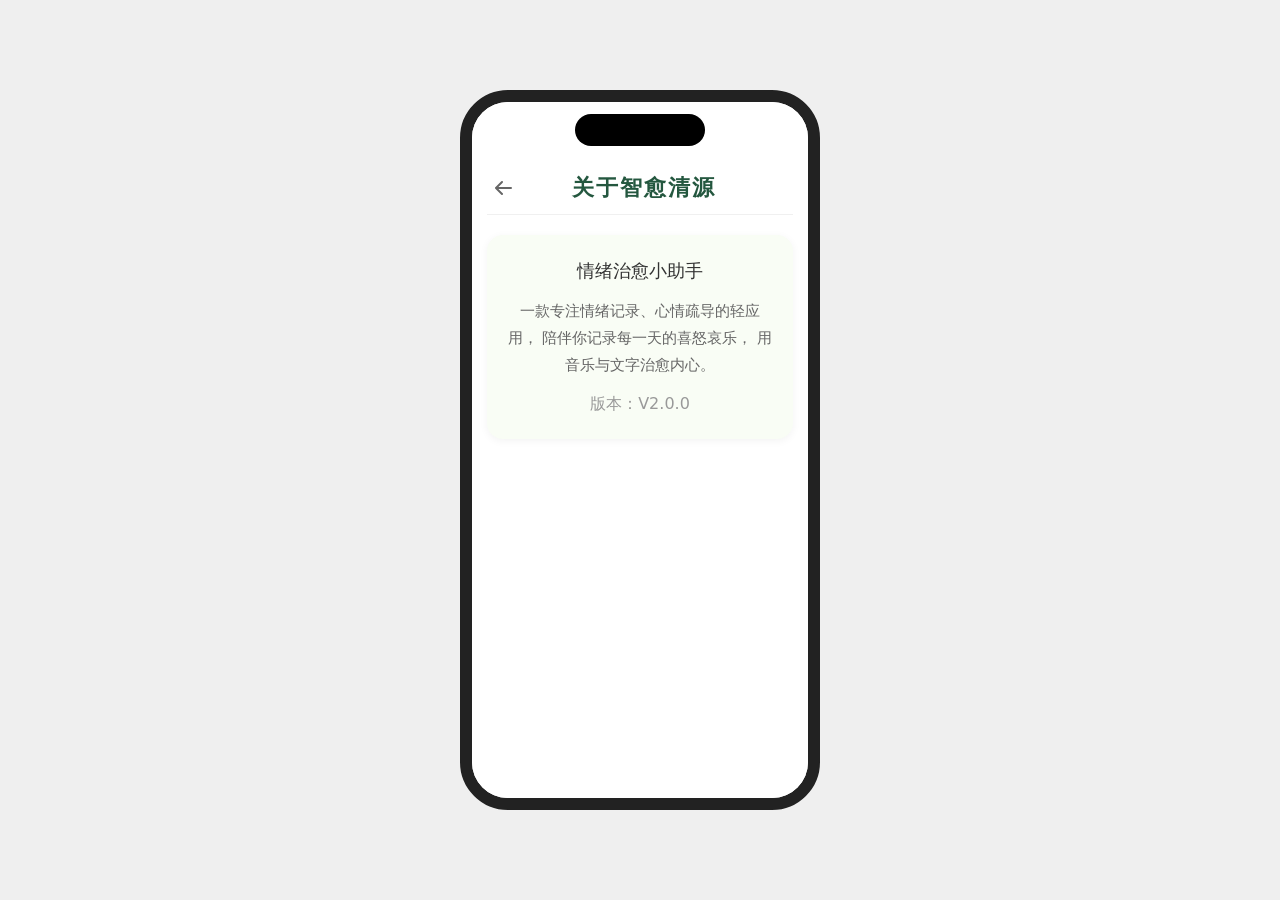
<file: about.html>
<!DOCTYPE html>
<html lang="zh-CN">
<head>
    <meta charset="UTF-8">
    <meta name="viewport" content="width=device-width, initial-scale=1.0, maximum-scale=1.0, user-scalable=no">
    <title>关于</title>
    <link rel="stylesheet" href="css/mine.css">
    <style>
        /* 主内容区统一布局 */
        .container {
            flex: 1;
            padding: 60px 15px 20px;
            background: #fff;
            overflow-y: auto;
            scrollbar-width: none;
            -ms-overflow-style: none;
        }
        .container::-webkit-scrollbar {
            display: none;
        }

        /* 顶部导航栏 + 分割线 */
        .page-top {
            display: flex;
            align-items: center;
            padding: 10px 0;
            margin-bottom: 20px;
            border-bottom: 1px solid #f0f0f0;
        }

        /* SVG 返回箭头 */
        .back-btn {
            width: 32px;
            height: 32px;
            display: flex;
            align-items: center;
            justify-content: center;
            cursor: pointer;
            transition: transform 0.2s;
        }
        .back-btn svg {
            width: 24px;
            height: 24px;
            fill: #666;
        }
        .back-btn:active {
            transform: scale(0.9);
        }

        /* 你指定的标题样式 */
        .page-title-text {
            flex: 1;
            text-align: center;
            font-size: 22px;
            color: #24573f;
            font-weight: bold;
            letter-spacing: 2px;
            padding-right: 25px; 
        }

        /* 卡片统一样式，和收藏/设置页对齐 */
        .about-card {
            padding: 24px 20px;
            background: #f9fdf5;
            border-radius: 16px;
            box-shadow: 0 2px 8px rgba(0,0,0,0.05);
            text-align: center;
            transition: all 0.2s ease;
            cursor: default;
        }
        .about-card:active {
            background: #f0f7e8;
            transform: scale(0.98);
        }

        .about-card h3 {
            font-size: 18px;
            color: #333;
            font-weight: 500;
        }

        .about-text {
            line-height: 1.8;
            color: #666;
            margin-top: 15px;
            font-size: 15px;
        }
    </style>
</head>
<body>
    <div class="phone-box">
        <div class="island"></div>

        <div class="container">
            <div class="page-top">
                <div class="back-btn" onclick="history.back()">
                    <svg viewBox="0 0 24 24">
                        <path d="M20 11H7.414l4.293-4.293a1 1 0 0 0-1.414-1.414l-6 6a1 1 0 0 0 0 1.414l6 6a1 1 0 0 0 1.414-1.414L7.414 13H20a1 1 0 0 0 0-2z"/>
                    </svg>
                </div>
                <h2 class="page-title-text">关于智愈清源</h2>
                <span></span>
            </div>

            <div class="about-card">
                <h3>情绪治愈小助手</h3>
                <p class="about-text">
                    一款专注情绪记录、心情疏导的轻应用，
                    陪伴你记录每一天的喜怒哀乐，
                    用音乐与文字治愈内心。
                </p>
                <p style="margin-top:15px;color:#999;">版本：V2.0.0</p>
            </div>
        </div>
        <!-- 已移除底部导航栏 -->
    </div>
</body>
</html>
</file>
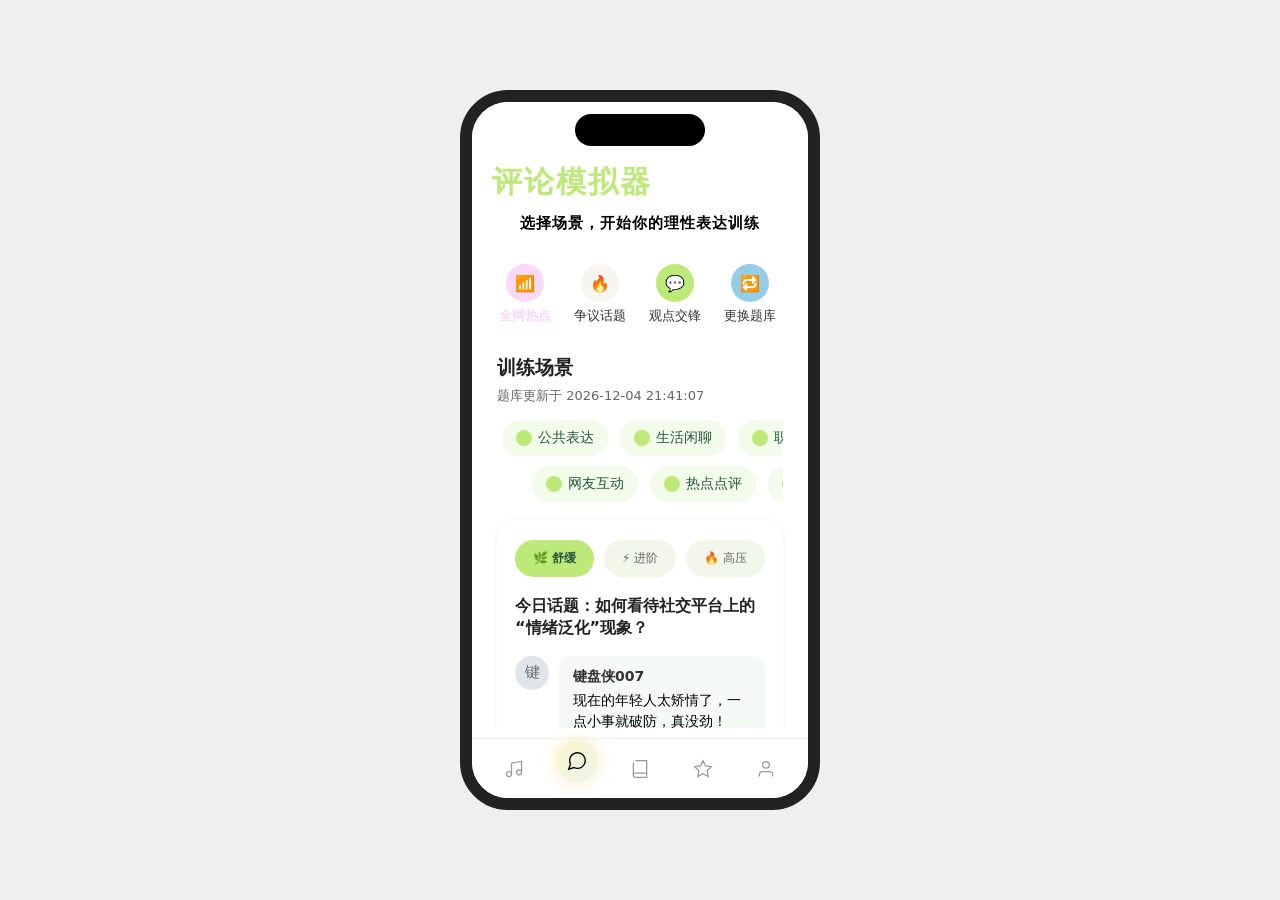
<file: comment.html>
<!DOCTYPE html>
<html lang="zh-CN">
<head>
    <meta charset="UTF-8">
    <meta name="viewport" content="width=device-width, initial-scale=1.0, maximum-scale=1.0, user-scalable=no">
    <title>评论模拟器</title>
    <link rel="stylesheet" href="css/comment.css">
    <link rel="stylesheet" href="css/music.css">
</head>
<body>
    <!-- 登录提示弹窗 全局共用 -->
<div class="login-tip" id="loginTip">
    <div class="tip-box">
        <p>请登录后解锁该功能</p>
        <button class="tip-close">知道了</button>
    </div>
</div>
    <div class="phone-box">
        <div class="island"></div>

        <div class="container">
            <h1 class="page-title">评论模拟器</h1>
            <p class="sub-title">选择场景，开始你的理性表达训练</p>

            <div class="comment-container">
                <!-- 顶部分类栏 -->
                <div class="category-scroll">
                    <div class="category-item active" data-type="hot">
                        <div class="category-icon">📶</div>
                        <span>全网热点</span>
                    </div>
                    <div class="category-item" data-type="dispute">
                        <div class="category-icon">🔥</div>
                        <span>争议话题</span>
                    </div>
                    <div class="category-item" data-type="debate">
                        <div class="category-icon">💬</div>
                        <span>观点交锋</span>
                    </div>
                    <div class="category-item" data-type="refresh">
                        <div class="category-icon">🔁</div>
                        <span>更换题库</span>
                    </div>
                </div>

                <!-- 训练场景模块 -->
                <div class="scene-section">
                    <div class="scene-title">训练场景</div>
                    <!-- 已修改：题库更新于 + 时间 -->
                    <div class="scene-subtitle" id="updateTime">题库更新于</div>
                    
                    <div class="scene-scroll">
                        <!-- 全网热点 2行×3标签 -->
                        <div class="tag-group tag-group-hot tag-group-show">
                            <div class="tag-row">
                                <div class="scene-tag">
                                    <span class="tag-icon"></span>
                                    <span>公共表达</span>
                                </div>
                                <div class="scene-tag">
                                    <span class="tag-icon"></span>
                                    <span>生活闲聊</span>
                                </div>
                                <div class="scene-tag">
                                    <span class="tag-icon"></span>
                                    <span>职场发言</span>
                                </div>
                            </div>
                            <div class="tag-row">
                                <div class="scene-tag">
                                    <span class="tag-icon"></span>
                                    <span>网友互动</span>
                                </div>
                                <div class="scene-tag">
                                    <span class="tag-icon"></span>
                                    <span>热点点评</span>
                                </div>
                                <div class="scene-tag">
                                    <span class="tag-icon"></span>
                                    <span>社会观察</span>
                                </div>
                            </div>
                        </div>

                        <!-- 争议话题 2行×3标签 -->
                        <div class="tag-group tag-group-dispute">
                            <div class="tag-row">
                                <div class="scene-tag">
                                    <span class="tag-icon"></span>
                                    <span>立场辩论</span>
                                </div>
                                <div class="scene-tag">
                                    <span class="tag-icon"></span>
                                    <span>矛盾调解</span>
                                </div>
                                <div class="scene-tag">
                                    <span class="tag-icon"></span>
                                    <span>反驳回应</span>
                                </div>
                            </div>
                            <div class="tag-row">
                                <div class="scene-tag">
                                    <span class="tag-icon"></span>
                                    <span>委婉劝说</span>
                                </div>
                                <div class="scene-tag">
                                    <span class="tag-icon"></span>
                                    <span>观点对峙</span>
                                </div>
                                <div class="scene-tag">
                                    <span class="tag-icon"></span>
                                    <span>人际沟通</span>
                                </div>
                            </div>
                        </div>

                        <!-- 观点交锋 2行×3标签 -->
                        <div class="tag-group tag-group-debate">
                            <div class="tag-row">
                                <div class="scene-tag">
                                    <span class="tag-icon"></span>
                                    <span>逻辑阐述</span>
                                </div>
                                <div class="scene-tag">
                                    <span class="tag-icon"></span>
                                    <span>补充观点</span>
                                </div>
                                <div class="scene-tag">
                                    <span class="tag-icon"></span>
                                    <span>理性分析</span>
                                </div>
                            </div>
                            <div class="tag-row">
                                <div class="scene-tag">
                                    <span class="tag-icon"></span>
                                    <span>接纳不同</span>
                                </div>
                                <div class="scene-tag">
                                    <span class="tag-icon"></span>
                                    <span>深度讨论</span>
                                </div>
                                <div class="scene-tag">
                                    <span class="tag-icon"></span>
                                    <span>辩证思考</span>
                                </div>
                            </div>
                        </div>

                        <!-- 更换题库 2行×3标签 -->
                        <div class="tag-group tag-group-refresh">
                            <div class="tag-row">
                                <div class="scene-tag">
                                    <span class="tag-icon"></span>
                                    <span>趣味问答</span>
                                </div>
                                <div class="scene-tag">
                                    <span class="tag-icon"></span>
                                    <span>趣味吐槽</span>
                                </div>
                                <div class="scene-tag">
                                    <span class="tag-icon"></span>
                                    <span>脑洞分享</span>
                                </div>
                            </div>
                            <div class="tag-row">
                                <div class="scene-tag">
                                    <span class="tag-icon"></span>
                                    <span>短句创作</span>
                                </div>
                                <div class="scene-tag">
                                    <span class="tag-icon"></span>
                                    <span>随心发言</span>
                                </div>
                                <div class="scene-tag">
                                    <span class="tag-icon"></span>
                                    <span>日常感悟</span>
                                </div>
                            </div>
                        </div>
                    </div>
                </div>

                <!-- 今日话题卡片 -->
                <div class="topic-card">
                    <!-- 难度切换栏 -->
                    <div class="topic-level-tabs">
                        <div class="level-tab active">🌿 舒缓</div>
                        <div class="level-tab">⚡ 进阶</div>
                        <div class="level-tab">🔥 高压</div>
                    </div>

                    <!-- 话题标题 -->
                    <div class="topic-title">今日话题：如何看待社交平台上的“情绪泛化”现象？</div>

                    <!-- 评论区模拟 -->
                    <div class="comment-list">
                        <div class="comment-item">
                            <div class="comment-avatar">A</div>
                            <div class="comment-content">
                                <div class="comment-name">键盘侠007</div>
                                <div class="comment-text">现在的年轻人太矫情了，一点小事就破防，真没劲！</div>
                            </div>
                        </div>
                        <div class="comment-item">
                            <div class="comment-avatar">B</div>
                            <div class="comment-content">
                                <div class="comment-name">理性观察员</div>
                                <div class="comment-text">你可以反对观点，但别先给人贴标签。</div>
                            </div>
                        </div>
                    </div>

                    <!-- 回复输入框 -->
                    <div class="reply-input-area">
                        <textarea class="reply-input" placeholder="请输入你的回应，尽量做到客观、克制、有信息量（回车提交）" maxlength="120"></textarea>
                        <div class="char-count">0/120</div>
                    </div>

                    <!-- 快捷表达建议 -->
                    <div class="quick-reply">
                        <div class="quick-title">快捷表达建议</div>
                        <div class="quick-bubbles">
                            <div class="quick-bubble">每个人看法不一样，互相理解啦。</div>
                            <div class="quick-bubble">每个人都有自己的判断，尊重不同声音。</div>
                            <div class="quick-bubble">感谢你的观点，我明白你的意思啦，我们求同存异😊</div>
                            <div class="quick-bubble">舒缓难度建议先做到语气平和，再追求观点完整。</div>
                        </div>
                    </div>

                    <!-- 新增：训练历史记录 -->
                    <div class="history-reply">
                        <div class="history-title">训练历史记录</div>
                        <div class="history-list" id="historyList">
                            <div class="history-empty">暂无训练记录</div>
                        </div>
                    </div>
                </div>
            </div>
        </div>

        <!-- 音乐弹窗（修改后） -->
<div class="music-modal" id="musicModal">
    <div class="modal-content">
        <div class="album-cover">
           
        </div>
        <div class="song-info">
            <h2 class="song-title">情绪可以缓一点~</h2>
            <p class="song-artist">温馨陪伴 · 放松心情</p>
            <!-- 删掉爱心，只保留标签 -->
            <div class="tag-like-row">
                <span class="song-tag">训练放松</span>
            </div>
        </div>

        <!-- 播放控制：播放按钮 + 收藏按钮（保留） -->
        <div class="player-controls">
            <button class="play-btn" id="playBtn">▶</button>
            <button class="like-btn" id="likeBtn">🤍</button>
        </div>

        <div class="progress-container">
            <span class="time current-time">00:00</span>
            <div class="progress-bar">
                <div class="progress-fill"></div>
            </div>
            <span class="time total-time">03:20</span>
        </div>
        <button class="close-btn" id="closeBtn">关闭卡片</button>
    </div>
</div>

        <!-- 训练反馈弹窗（原有，未改动） -->
        <div class="feedback-modal" id="feedbackModal">
            <div class="feedback-modal-content">
                <h2 class="feedback-title">本次训练反馈</h2>
                <div class="score-row">
                    <div class="score-item">
                        <div class="score-label">理性表达</div>
                        <div class="score-value">54</div>
                    </div>
                    <div class="score-item">
                        <div class="score-label">共情程度</div>
                        <div class="score-value">48</div>
                    </div>
                    <div class="score-item">
                        <div class="score-label">风险等级</div>
                        <div class="score-value risk-low">低</div>
                    </div>
                </div>
                <div class="feedback-block">
                    <p class="feedback-text">论点还不够清晰。建议补充一个事实依据，并减少情绪化语气词。优化建议：将“你”改为“我们”，降低对立感。</p>
                </div>
                <div class="feedback-block feedback-encourage">
                    <p class="feedback-text">第 2 次训练完成，表现在持续进步。你在热点讨论场景下已经具备稳定表达能力，下一步可尝试“事实 + 感受 + 三段式表达。</p>
                </div>
                <button class="feedback-close-btn" id="feedbackCloseBtn">我知道了</button>
            </div>
        </div>

        <!-- 底部导航 -->
<nav class="tab-bar">
    <a href="music.html" class="tab-item" data-page="music">
        <div class="icon-bg"></div>
        <svg class="tab-icon" viewBox="0 0 24 24" fill="none" stroke="currentColor" stroke-width="1.5">
            <path d="M9 18V5l12-2v13" />
            <circle cx="6" cy="18" r="3" />
            <circle cx="18" cy="16" r="3" />
        </svg>
    </a>
    <a href="comment.html" class="tab-item" data-page="comment">
        <div class="icon-bg"></div>
        <svg class="tab-icon" viewBox="0 0 24 24" fill="none" stroke="currentColor" stroke-width="1.5">
            <path d="M21 11.5a8.38 8.38 0 0 1-.9 3.8 8.5 8.5 0 0 1-7.6 4.7 8.38 8.38 0 0 1-3.8-.9L3 21l1.9-5.7a8.38 8.38 0 0 1-.9-3.8 8.5 8.5 0 0 1 4.7-7.6 8.38 8.38 0 0 1 3.8-.9h.5a8.48 8.48 0 0 1 8 8v.5z" />
        </svg>
    </a>
    <a href="diary.html" class="tab-item" data-page="diary">
        <div class="icon-bg"></div>
        <svg class="tab-icon" viewBox="0 0 24 24" fill="none" stroke="currentColor" stroke-width="1.5">
            <path d="M4 19.5A2.5 2.5 0 0 1 6.5 17H20" />
            <path d="M6.5 2H20v20H6.5A2.5 2.5 0 0 1 4 19.5v-15A2.5 0 0 1 6.5 2z" />
        </svg>
    </a>
    <a href="transform.html" class="tab-item" data-page="transform">
    <div class="icon-bg"></div>
    <svg class="tab-icon" viewBox="0 0 24 24" fill="none" stroke="currentColor" stroke-width="1.5">
        <polygon points="12 2 15.09 8.26 22 9.27 17 14.14 18.18 21.02 12 17.77 5.82 21.02 7 14.14 2 9.27 8.91 8.26 12 2" />
    </svg>
</a>
    <a href="mine.html" class="tab-item" data-page="mine">
        <div class="icon-bg"></div>
        <svg class="tab-icon" viewBox="0 0 24 24" fill="none" stroke="currentColor" stroke-width="1.5">
            <path d="M20 21v-2a4 4 0 0 0-4-4H8a4 4 0 0 0-4 4v2" />
            <circle cx="12" cy="7" r="4" />
        </svg>
    </a>
</nav>
    </div>

    <script src="js/comment.js"></script>
</body>
</html>
</file>
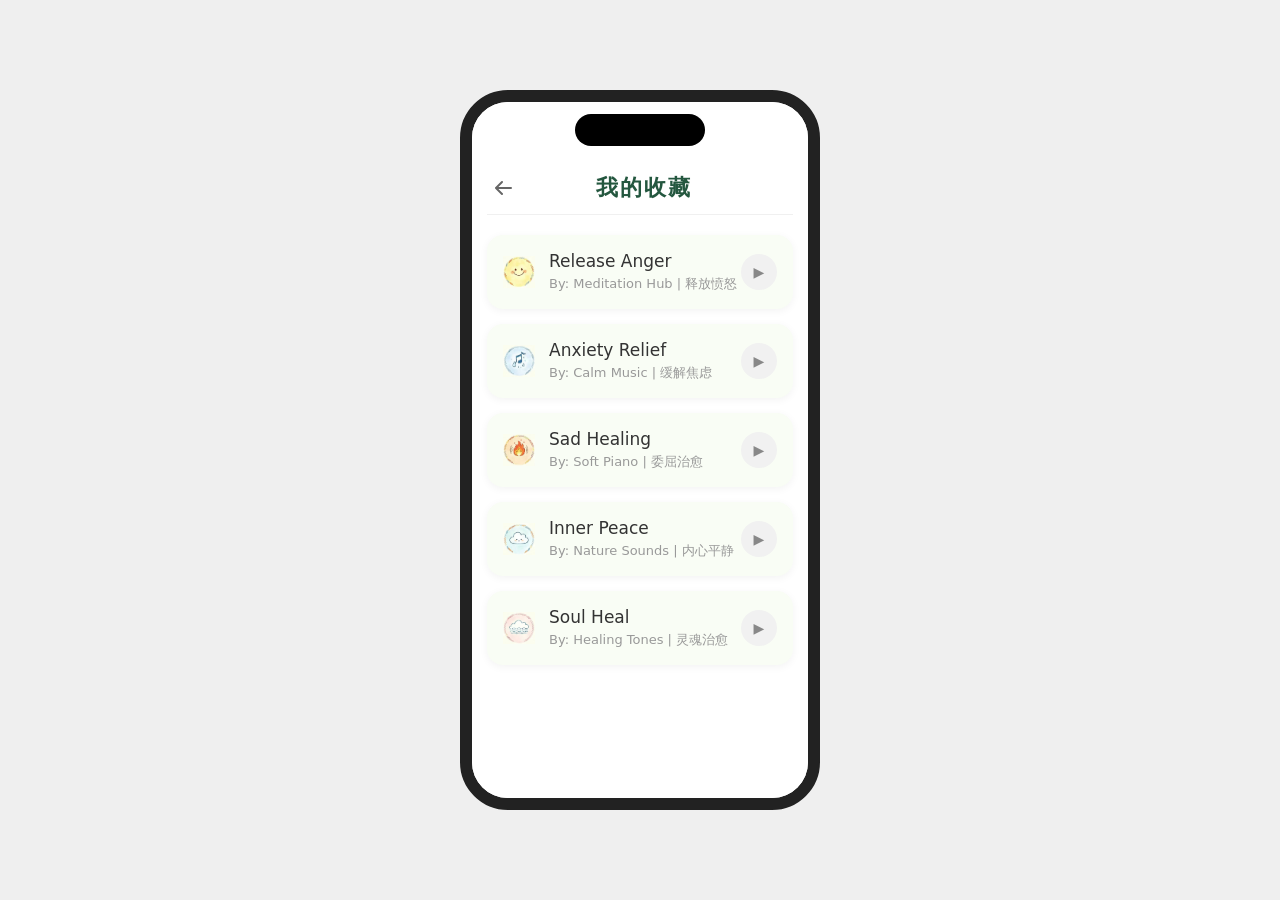
<file: favorites.html>
<!DOCTYPE html>
<html lang="zh-CN">
<head>
    <meta charset="UTF-8">
    <meta name="viewport" content="width=device-width, initial-scale=1.0, maximum-scale=1.0, user-scalable=no">
    <title>我的收藏</title>
    <link rel="stylesheet" href="css/mine.css">
    <style>
        /* 主内容区 整体左移 */
        .container {
            flex: 1;
            padding: 60px 15px 20px;
            background: #fff;
            overflow-y: auto;
            scrollbar-width: none;
            -ms-overflow-style: none;
        }
        .container::-webkit-scrollbar {
            display: none;
        }

        /* 顶部导航栏 */
        .page-top {
            display: flex;
            align-items: center;
            padding: 10px 0;
            margin-bottom: 20px;
            border-bottom: 1px solid #f0f0f0;
        }
        /* SVG 返回箭头 */
        .back-btn {
            width: 32px;
            height: 32px;
            display: flex;
            align-items: center;
            justify-content: center;
            cursor: pointer;
            transition: transform 0.2s;
        }
        .back-btn svg {
            width: 24px;
            height: 24px;
            fill: #666;
        }
        .back-btn:active {
            transform: scale(0.9);
        }
        .page-title-text {
        flex: 1;
        text-align: center;
        font-size: 22px;
        color: #24573f;
        font-weight: bold;
        letter-spacing: 2px;
        padding-right: 25px; /* 向左偏移，数值可按需微调 */
        }

        /* 歌单条目 */
        .song-item {
            display: flex;
            align-items: center;
            padding: 16px;
            background: #f9fdf5;
            border-radius: 16px;
            box-shadow: 0 2px 8px rgba(0,0,0,0.05);
            margin-bottom: 15px;
            cursor: pointer;
            transition: all 0.2s ease;
        }
        .song-item:active {
            background: #f0f7e8;
            transform: scale(0.98);
        }

        /* 音符图片容器 */
        .song-icon {
            width: 32px;
            height: 32px;
            margin-right: 14px;
            flex-shrink: 0;
        }
        .song-icon img {
            width: 100%;
            height: 100%;
            object-fit: contain;
        }

        /* 歌曲信息 */
        .song-info {
            flex: 1;
        }
        .song-name {
            font-size: 17px;
            color: #333;
            margin-bottom: 4px;
            font-weight: 500;
        }
        .song-desc {
            font-size: 13px;
            color: #999;
        }

        /* 播放按钮 蓝系配色，无绿色 */
        .song-control {
            width: 36px;
            height: 36px;
            border-radius: 50%;
            background: #f1f1f1;
            display: flex;
            align-items: center;
            justify-content: center;
            font-size: 14px;
            color: #888;
            transition: all 0.2s ease;
        }
        .song-control.playing {
            background: #e0eafc;
            color: #4068b3;
        }
    </style>
</head>
<body>
    <div class="phone-box">
        <div class="island"></div>

        <div class="container">
            <div class="page-top">
                <div class="back-btn" onclick="history.back()">
                    <svg viewBox="0 0 24 24">
                        <path d="M20 11H7.414l4.293-4.293a1 1 0 0 0-1.414-1.414l-6 6a1 1 0 0 0 0 1.414l6 6a1 1 0 0 0 1.414-1.414L7.414 13H20a1 1 0 0 0 0-2z"/>
                    </svg>
                </div>
                <h2 class="page-title-text">我的收藏</h2>
                <span></span>
            </div>

            <!-- 歌曲列表：取自 songLists 数据 -->
            <div class="song-item">
                <div class="song-icon">
                    <img src="https://yue1010.github.io/zhiyu-qingyuan/image/1.jpg" alt="音符">
                </div>
                <div class="song-info">
                    <div class="song-name">Release Anger</div>
                    <div class="song-desc">By: Meditation Hub | 释放愤怒</div>
                </div>
                <div class="song-control">▶</div>
            </div>

            <div class="song-item">
                <div class="song-icon">
                    <img src="https://yue1010.github.io/zhiyu-qingyuan/image/2.jpg" alt="音符">
                </div>
                <div class="song-info">
                    <div class="song-name">Anxiety Relief</div>
                    <div class="song-desc">By: Calm Music | 缓解焦虑</div>
                </div>
                <div class="song-control">▶</div>
            </div>

            <div class="song-item">
                <div class="song-icon">
                    <img src="https://yue1010.github.io/zhiyu-qingyuan/image/3.jpg" alt="音符">
                </div>
                <div class="song-info">
                    <div class="song-name">Sad Healing</div>
                    <div class="song-desc">By: Soft Piano | 委屈治愈</div>
                </div>
                <div class="song-control">▶</div>
            </div>

            <div class="song-item">
                <div class="song-icon">
                    <img src="https://yue1010.github.io/zhiyu-qingyuan/image/4.jpg" alt="音符">
                </div>
                <div class="song-info">
                    <div class="song-name">Inner Peace</div>
                    <div class="song-desc">By: Nature Sounds | 内心平静</div>
                </div>
                <div class="song-control">▶</div>
            </div>

            <div class="song-item">
                <div class="song-icon">
                    <img src="https://yue1010.github.io/zhiyu-qingyuan/image/5.jpg" alt="音符">
                </div>
                <div class="song-info">
                    <div class="song-name">Soul Heal</div>
                    <div class="song-desc">By: Healing Tones | 灵魂治愈</div>
                </div>
                <div class="song-control">▶</div>
            </div>
        </div>

    <script>
        const songControls = document.querySelectorAll('.song-control');

songControls.forEach(control => {
    control.addEventListener('click', (e) => {
        e.stopPropagation();
        // 当前正在播放 → 直接暂停
        if (control.classList.contains('playing')) {
            control.textContent = '▶';
            control.classList.remove('playing');
            return;
        }
        // 不在播放 → 先重置所有，再开启当前
        songControls.forEach(item => {
            item.textContent = '▶';
            item.classList.remove('playing');
        });
        control.textContent = '| |';
        control.classList.add('playing');
    });
});
    </script>
</body>
</html>
</file>
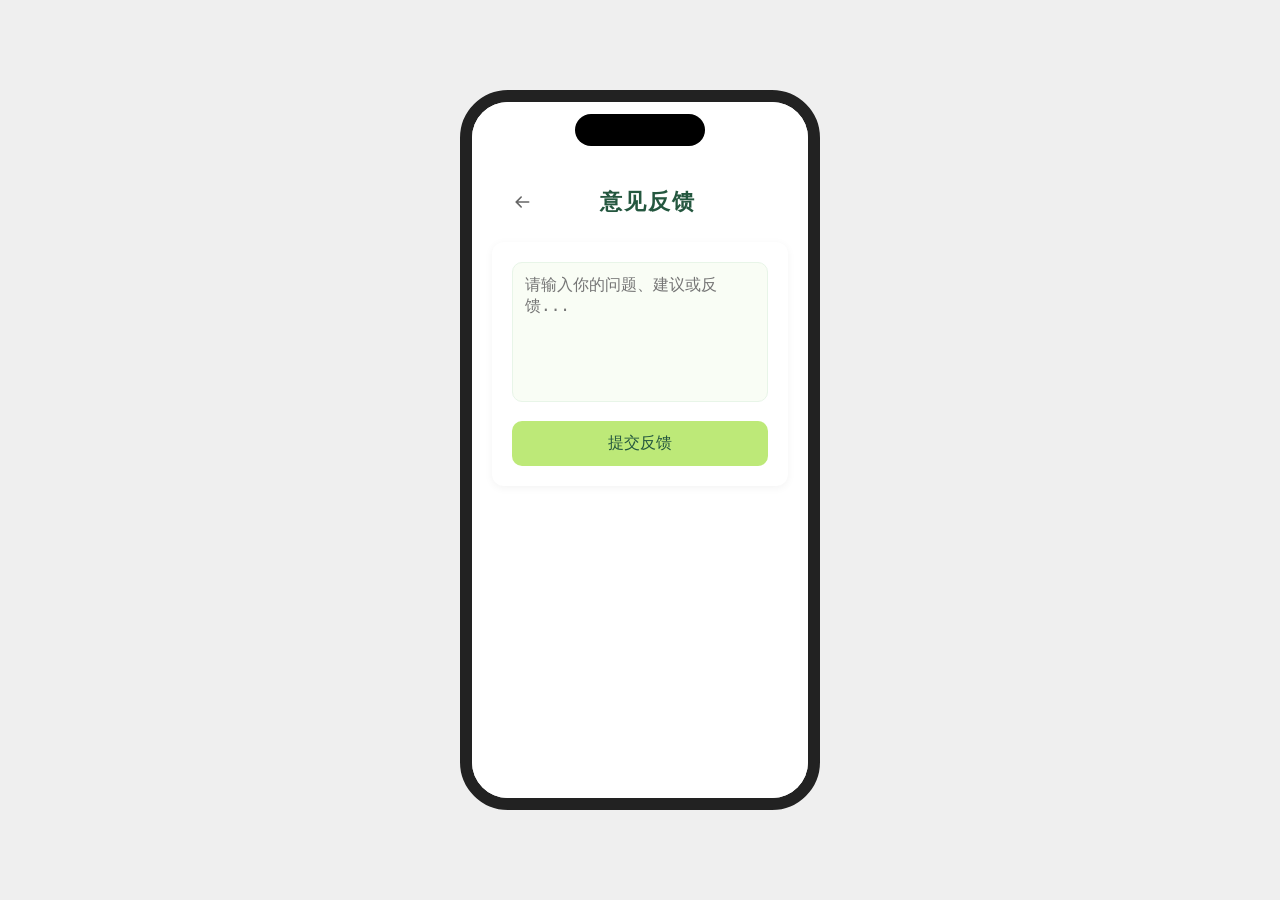
<file: feedback.html>
<!DOCTYPE html>
<html lang="zh-CN">
<head>
    <meta charset="UTF-8">
    <meta name="viewport" content="width=device-width, initial-scale=1.0, maximum-scale=1.0, user-scalable=no">
    <title>意见反馈</title>
    <link rel="stylesheet" href="css/mine.css">
    <style>
        .page-top {
            display: flex;
            align-items: center;
            padding: 0 10px;
            margin-bottom: 20px;
        }
        .back-btn {
            font-size: 24px;
            color: #24573f;
            cursor: pointer;
            padding: 5px 10px;
        }
        /* SVG 返回箭头 */
        .back-btn {
            width: 40px;
            height: 40px;
            display: flex;
            align-items: center;
            justify-content: center;
            cursor: pointer;
            transition: transform 0.2s;
        }
        .back-btn svg {
            width: 24px;
            height: 24px;
            fill: #666;
        }
        .back-btn:active {
            transform: scale(0.9);
        }
        .page-title-text {
        flex: 1;
        text-align: center;
        font-size: 22px;
        color: #24573f;
        font-weight: bold;
        letter-spacing: 2px;
        padding-right: 25px; /* 向左偏移，数值可按需微调 */
        }
        .feedback-card {
            padding: 20px;
            background: #fff;
            border-radius: 12px;
            box-shadow: 0 2px 8px rgba(0,0,0,0.05);
        }
        .feedback-textarea {
            width: 100%;
            min-height: 140px;
            border: 1px solid #e8f5e8;
            border-radius: 10px;
            padding: 12px;
            font-size: 16px;
            background: #f9fdf5;
            resize: none;
            outline: none;
            /* 输入时边框高亮 */
            transition: border-color 0.2s;
        }
        .feedback-textarea:focus {
            border-color: #bde978;
        }
        .submit-btn {
            width: 100%;
            margin-top: 15px;
            padding: 12px;
            background: #bde978;
            border: none;
            border-radius: 10px;
            color: #24573f;
            font-size: 16px;
            cursor: pointer;
            transition: opacity 0.2s;
        }
        .submit-btn:active {
            opacity: 0.9;
        }
        /* 提示弹窗样式 */
        .toast {
            position: fixed;
            top: 50%;
            left: 50%;
            transform: translate(-50%, -50%);
            background: rgba(0,0,0,0.7);
            color: #fff;
            padding: 10px 20px;
            border-radius: 8px;
            font-size: 14px;
            display: none;
            z-index: 9999;
        }
    </style>
</head>
<body>
    <div class="phone-box">
        <div class="island"></div>

        <div class="container">
             <div class="page-top">
                <div class="back-btn" onclick="history.back()">
                    <!-- 统一全局标准 SVG 返回箭头 -->
                    <svg width="24" height="24" viewBox="0 0 24 24">
                        <path d="M20 11H7.414l4.293-4.293a1 1 0 0 0-1.414-1.414l-6 6a1 1 0 0 0 0 1.414l6 6a1 1 0 0 0 1.414-1.414L7.414 13H20a1 1 0 0 0 0-2z"/>
                    </svg>
                </div>
                <h2 class="page-title-text">意见反馈</h2>
                <span></span>
            </div>

            <div class="feedback-card">
                <textarea class="feedback-textarea" id="feedbackInput" placeholder="请输入你的问题、建议或反馈..."></textarea>
                <button class="submit-btn" id="submitBtn">提交反馈</button>
            </div>
        </div>

    <!-- 提示弹窗 -->
    <div class="toast" id="toast"></div>

    <script>
        const feedbackInput = document.getElementById('feedbackInput');
        const submitBtn = document.getElementById('submitBtn');
        const toast = document.getElementById('toast');

        // 显示提示
        function showToast(msg) {
            toast.textContent = msg;
            toast.style.display = 'block';
            setTimeout(() => {
                toast.style.display = 'none';
            }, 2000);
        }

        // 提交反馈
        submitBtn.addEventListener('click', () => {
            const content = feedbackInput.value.trim();
            if (!content) {
                // 输入为空时提示
                showToast('请输入反馈内容');
                return;
            }

            // 模拟提交
            showToast('反馈提交成功，感谢您的建议！');
            // 提交成功后清空输入框
            feedbackInput.value = '';
        });
    </script>
</body>
</html>
</file>
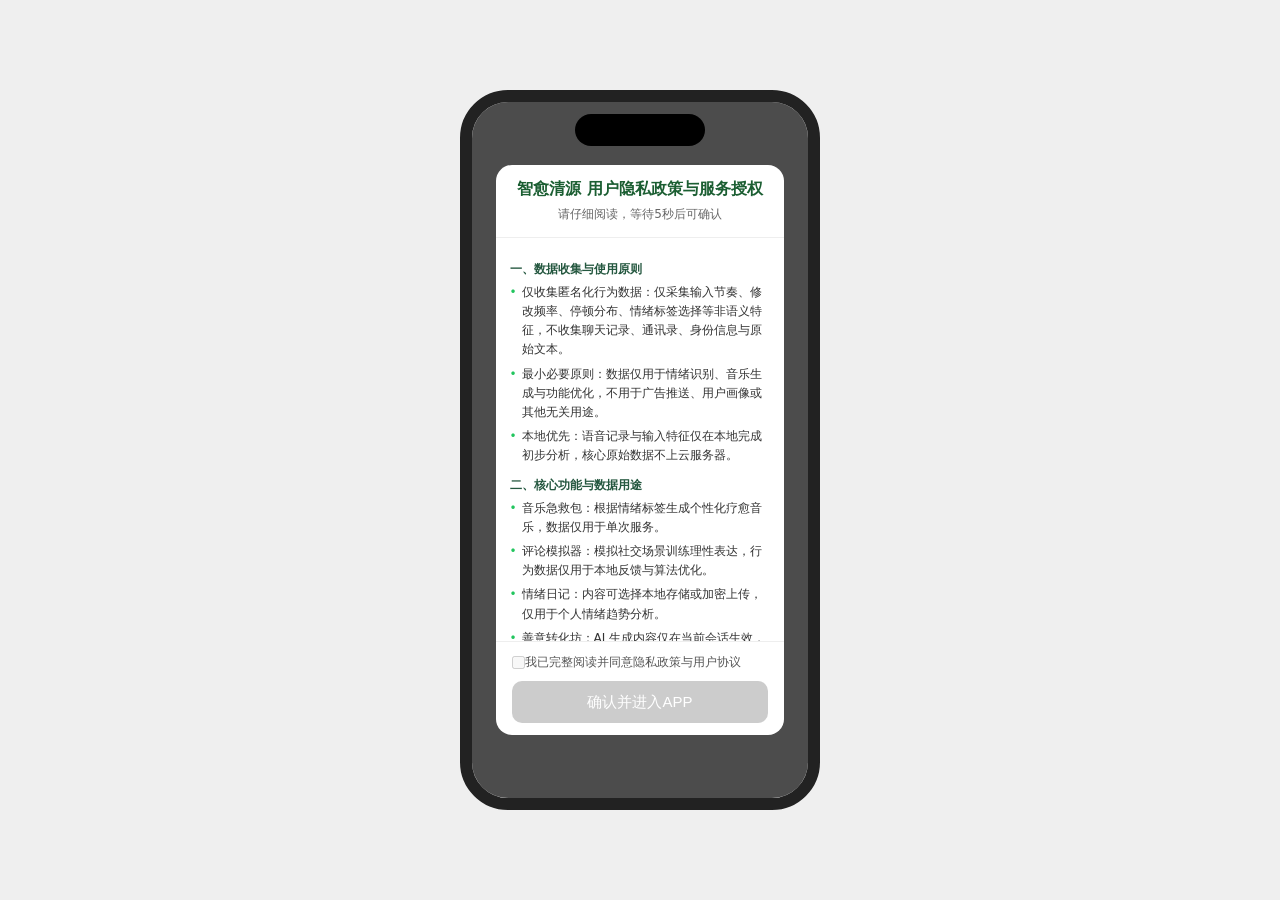
<file: login.html>
<!DOCTYPE html>
<html lang="zh-CN">
<head>
    <meta charset="UTF-8">
    <meta name="viewport" content="width=device-width, initial-scale=1.0">
    <title>智愈清源-登录页</title>
    <link rel="stylesheet" href="./css/login.css">
</head>
<body>
    <div class="phone-box">
        <div class="island"></div>
        <div class="login-wrap">
            <div class="img-box">
                <div class="img-inner">
                    <img src="https://yue1010.github.io/zhiyu-qingyuan/image/LOGO.png" style="width:85%;height:85%;object-fit:contain;">
                </div>
            </div>
            <div class="btn-group">
                <div class="btn-outer">
                    <!-- 游客进入按钮 -->
                    <button class="green-btn" id="tourBtn">开启心灵绿洲</button>
                </div>
                <div class="btn-outer">
                    <!-- 点击触发弹窗 -->
                    <button class="green-btn" id="openPop">一键登录</button>
                </div>
            </div>
        </div>

        <!-- ==========全局隐私授权弹窗========== -->
        <div class="privacy-mask" id="privacyMask">
            <div class="privacy-pop">
                <div class="privacy-top">
                    <h3>智愈清源 用户隐私政策与服务授权</h3>
                    <div class="privacy-tip">请仔细阅读，等待<span id="countNum">5</span>秒后可确认</div>
                </div>
                <div class="privacy-content">
                    <div class="section-title">一、数据收集与使用原则</div>
                    <div class="item"><span class="dot">•</span><span class="text">仅收集匿名化行为数据：仅采集输入节奏、修改频率、停顿分布、情绪标签选择等非语义特征，不收集聊天记录、通讯录、身份信息与原始文本。</span></div>
                    <div class="item"><span class="dot">•</span><span class="text">最小必要原则：数据仅用于情绪识别、音乐生成与功能优化，不用于广告推送、用户画像或其他无关用途。</span></div>
                    <div class="item"><span class="dot">•</span><span class="text">本地优先：语音记录与输入特征仅在本地完成初步分析，核心原始数据不上云服务器。</span></div>

                    <div class="section-title">二、核心功能与数据用途</div>
                    <div class="item"><span class="dot">•</span><span class="text">音乐急救包：根据情绪标签生成个性化疗愈音乐，数据仅用于单次服务。</span></div>
                    <div class="item"><span class="dot">•</span><span class="text">评论模拟器：模拟社交场景训练理性表达，行为数据仅用于本地反馈与算法优化。</span></div>
                    <div class="item"><span class="dot">•</span><span class="text">情绪日记：内容可选择本地存储或加密上传，仅用于个人情绪趋势分析。</span></div>
                    <div class="item"><span class="dot">•</span><span class="text">善意转化坊：AI 生成内容仅在当前会话生效，不关联个人身份。</span></div>

                    <div class="section-title">三、隐私安全保障</div>
                    <div class="item"><span class="dot">•</span><span class="text">数据传输全程采用 HTTPS 加密，数据库敏感信息加密存储并严格权限控制。</span></div>
                    <div class="item"><span class="dot">•</span><span class="text">遵守《中华人民共和国个人信息保护法》《网络安全法》等法律法规。</span></div>

                    <div class="section-title">四、用户权利</div>
                    <div class="item"><span class="dot">•</span><span class="text">你有权随时关闭数据收集、清除本地数据、注销小程序授权。</span></div>
                    <div class="item"><span class="dot">•</span><span class="text">你可查看、导出本人脱敏数据，或申请删除相关使用记录。</span></div>
                    <div class="item"><span class="dot">•</span><span class="text">拒绝授权不影响基础功能使用，但情绪识别与个性化服务将无法启用。</span></div>

                    <div class="section-title">五、服务提示</div>
                    <div class="item"><span class="dot">•</span><span class="text">本工具为情绪辅助工具，不替代专业心理咨询、医疗诊断与治疗。</span></div>
                    <div class="item"><span class="dot">•</span><span class="text">如遇严重心理困扰，请及时联系专业心理机构或心理健康中心。</span></div>

                    <div class="footer-desc">智愈清源项目团队 | V2.0 2026.06</div>
                </div>
                <div class="privacy-bottom">
                    <label class="check-item">
                        <input type="checkbox" id="privacyCheck" disabled>
                        <span>我已完整阅读并同意隐私政策与用户协议</span>
                    </label>
                    <button id="agreeBtn" class="agree-disabled" disabled>确认并进入APP</button>
                </div>
            </div>
        </div>

        <!-- 原有登录弹窗（无额外协议勾选） -->
        <div class="mask" id="mask"></div>
        <div class="pop-dialog" id="popBox">
            <div class="dialog-top">
                <h2>手机验证登录</h2>
                <div class="close-btn" id="closePop"></div>
            </div>
            <div class="mid-wrap">
                <div class="wrap-box">
                    <div class="form-item">
                        <input type="text" id="phoneInp" placeholder="输入手机号码" autocomplete="off" spellcheck="false">
                    </div>
                </div>
                <div class="wrap-box">
                    <div class="code-row">
                        <div class="form-item">
                            <input type="text" id="codeInp" placeholder="输入验证码" autocomplete="off" spellcheck="false">
                        </div>
                        <span class="get-code" id="getCodeBtn">获取验证码</span>
                    </div>
                </div>
                <button class="login-btn" id="submitLogin">登录</button>
            </div>
            <div class="other-login">
                <div class="icon-item" id="qqLogin">
                    <div class="icon">
                        <img src="https://yue1010.github.io/zhiyu-qingyuan/image/qq_login.png" alt="QQ登录">
                    </div>
                    <span>QQ登录</span>
                </div>
                <div class="icon-item" id="wxLogin">
                    <div class="icon">
                        <img src="https://yue1010.github.io/zhiyu-qingyuan/image/wx_login.png" alt="微信登录">
                    </div>
                    <span>微信登录</span>
                </div>
            </div>
            <div class="bottom-agree">
                <span>登录即表示您同意<a href="protocol.html">《用户协议》</a>和<a href="privacy.html">《隐私条款》</a></span>
            </div>
        </div>
    </div>
<script src="./js/login.js"></script>
</body>
</html>
</file>
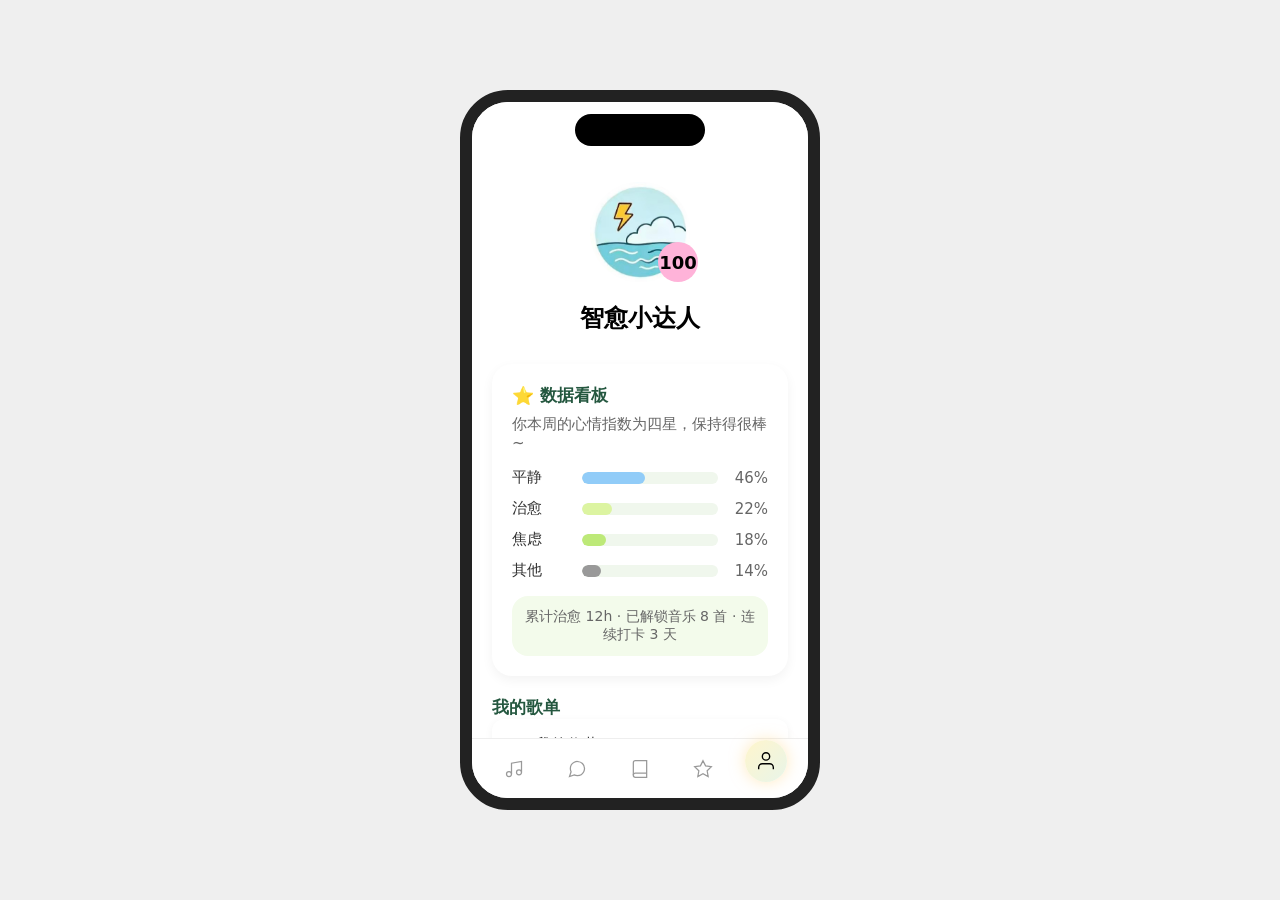
<file: mine.html>
<!DOCTYPE html>
<html lang="zh-CN">
<head>
    <meta charset="UTF-8">
    <meta name="viewport" content="width=device-width, initial-scale=1.0, maximum-scale=1.0, user-scalable=no">
    <title>我的</title>
    <link rel="stylesheet" href="css/music.css">
    <link rel="stylesheet" href="css/mine.css">
</head>
<body>
    <div class="phone-box">
        <div class="island"></div>

        <!-- 主内容区 -->
        <div class="container">
            <!-- 1. 个人信息区：头像在上，昵称在下 -->
            <div class="profile-section">
                <div class="avatar-wrap" id="avatarWrap">
                    <img src="https://yue1010.github.io/zhiyu-qingyuan/image/10.jpg" alt="头像" class="avatar" id="avatar">
                    <div class="badge">100</div>
                </div>
                <h2 class="username" id="username">智愈小达人</h2>
            </div>

            <!-- 2. 数据看板 -->
            <div class="data-section">
                <div class="section-header">
                    <span class="star-icon">⭐</span>
                    <h3 class="section-title">数据看板</h3>
                </div>
                <p class="section-subtitle">你本周的心情指数为四星，保持得很棒~</p>

                <div class="progress-item">
                    <span class="label">平静</span>
                    <div class="progress-bar">
                        <div class="progress-fill calm"></div>
                    </div>
                    <span class="percent">46%</span>
                </div>
                <div class="progress-item">
                    <span class="label">治愈</span>
                    <div class="progress-bar">
                        <div class="progress-fill heal"></div>
                    </div>
                    <span class="percent">22%</span>
                </div>
                <div class="progress-item">
                    <span class="label">焦虑</span>
                    <div class="progress-bar">
                        <div class="progress-fill anxious"></div>
                    </div>
                    <span class="percent">18%</span>
                </div>
                <div class="progress-item">
                    <span class="label">其他</span>
                    <div class="progress-bar">
                        <div class="progress-fill other"></div>
                    </div>
                    <span class="percent">14%</span>
                </div>

                <div class="stats-summary">
                    累计治愈 12h · 已解锁音乐 8 首 · 连续打卡 3 天
                </div>
            </div>

            <!-- 3. 我的歌单 -->
            <div class="section-wrap">
                <h3 class="section-title">我的歌单</h3>
                <div class="list-item" onclick="location.href='favorites.html'">
                    <span class="icon">❤️</span>
                    <span class="text">我的收藏</span>
                    <span class="arrow">›</span>
                </div>
            </div>

            <!-- 4. 工具与数据 -->
            <div class="section-wrap">
                <h3 class="section-title">工具与数据</h3>
                <div class="list-item" onclick="location.href='reminder.html'">
                    <span class="icon">🔔</span>
                    <span class="text">提醒设置</span>
                    <span class="arrow">›</span>
                </div>
            </div>

            <!-- 5. 关于与反馈 -->
            <div class="section-wrap">
                <h3 class="section-title">关于与反馈</h3>
                <div class="list-item" onclick="location.href='about.html'">
                    <span class="icon">📄</span>
                    <span class="text">关于智愈清源</span>
                    <span class="arrow">›</span>
                </div>
                <div class="list-item" onclick="location.href='rate.html'">
                    <span class="icon">⭐</span>
                    <span class="text">给个好评</span>
                    <span class="arrow">›</span>
                </div>
                <div class="list-item" onclick="location.href='privacy.html'">
                    <span class="icon">🔒</span>
                    <span class="text">隐私政策 / 用户协议</span>
                    <span class="arrow">›</span>
                </div>
                <div class="list-item" onclick="location.href='feedback.html'">
                    <span class="icon">📣</span>
                    <span class="text">意见反馈</span>
                    <span class="arrow">›</span>
                </div>
                <!-- 6. 退出登录：独立灰色居中块 -->
            <div class="logout-wrap">
                <button class="logout-btn" id="logoutBtn">退出登录</button>
            </div>
            </div>
        </div>

        <!-- 底部导航 -->
        <nav class="tab-bar">
            <a href="music.html" class="tab-item" data-page="music">
                <div class="icon-bg"></div>
                <svg class="tab-icon" viewBox="0 0 24 24" fill="none" stroke="currentColor" stroke-width="1.5">
                    <path d="M9 18V5l12-2v13" />
                    <circle cx="6" cy="18" r="3" />
                    <circle cx="18" cy="16" r="3" />
                </svg>
            </a>
            <a href="comment.html" class="tab-item" data-page="comment">
                <div class="icon-bg"></div>
                <svg class="tab-icon" viewBox="0 0 24 24" fill="none" stroke="currentColor" stroke-width="1.5">
                    <path d="M21 11.5a8.38 8.38 0 0 1-.9 3.8 8.5 8.5 0 0 1-7.6 4.7 8.38 8.38 0 0 1-3.8-.9L3 21l1.9-5.7a8.38 8.38 0 0 1-.9-3.8 8.5 8.5 0 0 1 4.7-7.6 8.38 8.38 0 0 1 3.8-.9h.5a8.48 8.48 0 0 1 8 8v.5z" />
                </svg>
            </a>
            <a href="diary.html" class="tab-item" data-page="diary">
                <div class="icon-bg"></div>
                <svg class="tab-icon" viewBox="0 0 24 24" fill="none" stroke="currentColor" stroke-width="1.5">
                    <path d="M4 19.5A2.5 2.5 0 0 1 6.5 17H20" />
                    <path d="M6.5 2H20v20H6.5A2.5 2.5 0 0 1 4 19.5v-15A2.5 2.5 0 0 1 6.5 2z" />
                </svg>
            </a>
            <a href="transform.html" class="tab-item" data-page="transform">
                <div class="icon-bg"></div>
                <svg class="tab-icon" viewBox="0 0 24 24" fill="none" stroke="currentColor" stroke-width="1.5">
                    <polygon points="12 2 15.09 8.26 22 9.27 17 14.14 18.18 21.02 12 17.77 5.82 21.02 7 14.14 2 9.27 8.91 8.26 12 2" />
                </svg>
            </a>
            <a href="mine.html" class="tab-item" data-page="mine">
                <div class="icon-bg"></div>
                <svg class="tab-icon" viewBox="0 0 24 24" fill="none" stroke="currentColor" stroke-width="1.5">
                    <path d="M20 21v-2a4 4 0 0 0-4-4H8a4 4 0 0 0-4 4v2" />
                    <circle cx="12" cy="7" r="4" />
                </svg>
            </a>
        </nav>

        <!-- 修改昵称弹窗 -->
        <div class="modal" id="nameModal">
            <div class="modal-content">
                <h3 class="modal-title">修改昵称</h3>
                <input type="text" id="newNameInput" class="modal-input" placeholder="请输入新昵称">
                <div class="modal-buttons">
                    <button class="modal-btn cancel" id="cancelNameBtn">取消</button>
                    <button class="modal-btn confirm" id="confirmNameBtn">确定</button>
                </div>
            </div>
        </div>

        <!-- 隐藏文件选择器（用于本地上传头像） -->
        <input type="file" id="avatarFile" accept="image/*" style="display: none;">

        <!-- 修改头像弹窗 -->
        <div class="modal" id="avatarModal">
            <div class="modal-content">
                <h3 class="modal-title">修改头像</h3>
                <p class="modal-tip">点击下方图片选择头像，或上传自定义头像</p>
                <div class="avatar-options">
                    <img src="https://yue1010.github.io/zhiyu-qingyuan/image/10.jpg" class="avatar-option selected" alt="头像选项">
                    <img src="https://yue1010.github.io/zhiyu-qingyuan/image/11.jpg" class="avatar-option" alt="头像选项">
                    <img src="https://yue1010.github.io/zhiyu-qingyuan/image/12.jpg" class="avatar-option" alt="头像选项">
                    <div class="avatar-option upload" id="uploadBtn">+</div>
                </div>
                <div class="modal-buttons">
                    <button class="modal-btn cancel" id="cancelAvatarBtn">取消</button>
                    <button class="modal-btn confirm" id="confirmAvatarBtn">确定</button>
                </div>
            </div>
        </div>
        <!-- 退出登录确认弹窗：底部弹出式 -->
        <div class="modal modal-bottom" id="logoutModal">
            <div class="modal-content">
                <h3 class="modal-title">确定要退出登录吗？</h3>
                <div class="modal-buttons">
                    <button class="modal-btn cancel" id="cancelLogoutBtn">取消</button>
                    <button class="modal-btn confirm danger" id="doLogoutBtn">退出登录</button>
                </div>
            </div>
        </div>
    </div>

    <script src="js/mine.js"></script>
</body>
</html>
</file>
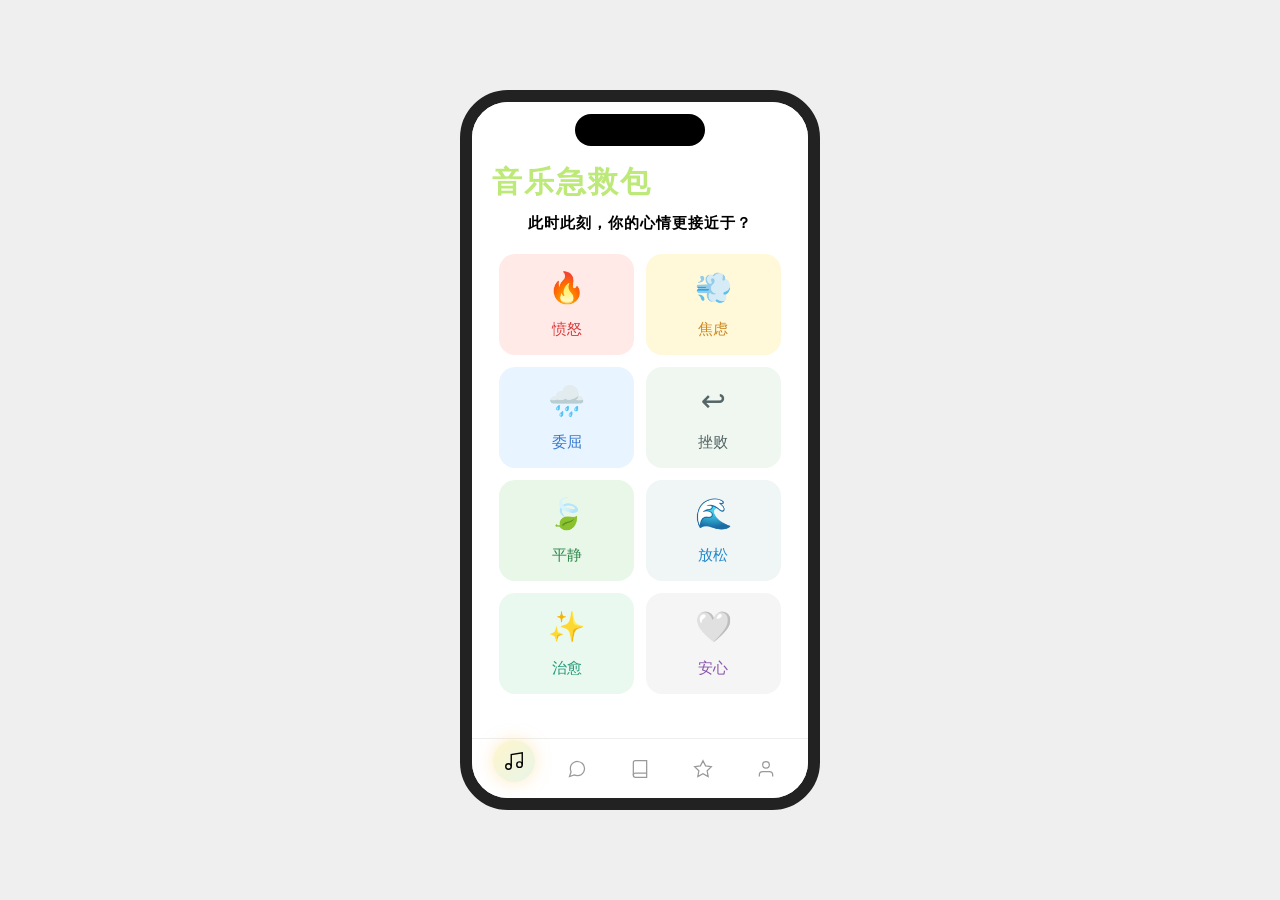
<file: music.html>
<!DOCTYPE html>
<html lang="zh-CN">
<head>
    <meta charset="UTF-8">
    <meta name="viewport" content="width=device-width, initial-scale=1.0">
    <title>智愈清源 - 音乐急救包</title>
    <link rel="stylesheet" href="./css/music.css">
</head>
<body>
    <div class="phone-box">
        <div class="island"></div>
        <!-- 登录提示弹窗 全局共用 -->
<div class="login-tip" id="loginTip">
    <div class="tip-box">
        <p>请登录后解锁该功能</p>
        <button class="tip-close">知道了</button>
    </div>
</div>
        <!-- 主内容区 -->
        <div class="container">
            <h1 class="page-title">音乐急救包</h1>
            <p class="sub-title">此时此刻，你的心情更接近于？</p>

            <!-- 情绪卡片网格 -->
            <div class="emotion-grid">
                <div class="emotion-card anger" data-emotion="anger">
                    <div class="icon">🔥</div>
                    <div class="label">愤怒</div>
                </div>
                <div class="emotion-card anxiety" data-emotion="💨">
                    <div class="icon">💨</div>
                    <div class="label">焦虑</div>
                </div>
                <div class="emotion-card sad" data-emotion="sad">
                    <div class="icon">🌧️</div>
                    <div class="label">委屈</div>
                </div>
                <div class="emotion-card defeat" data-emotion="defeat">
                    <div class="icon">↩️</div>
                    <div class="label">挫败</div>
                </div>
                <div class="emotion-card calm" data-emotion="calm">
                    <div class="icon">🍃</div>
                    <div class="label">平静</div>
                </div>
                <div class="emotion-card relax" data-emotion="relax">
                    <div class="icon">🌊</div>
                    <div class="label">放松</div>
                </div>
                <div class="emotion-card heal" data-emotion="heal">
                    <div class="icon">✨</div>
                    <div class="label">治愈</div>
                </div>
                <div class="emotion-card peace" data-emotion="peace">
                    <div class="icon">🤍</div>
                    <div class="label">安心</div>
                </div>
            </div>
        </div>

        <!-- 音乐播放器弹窗 -->
        <div class="music-modal" id="musicModal">
            <div class="modal-content">
                <!-- 专辑封面 -->
                <div class="album-cover">
                    <div class="cover-bg"></div>
                </div>
                <!-- 歌曲信息 -->
                <div class="song-info">
                    <h2 class="song-title">Release Anger</h2>
                    <p class="song-artist">By: Meditation Hub</p>
                    <!-- 这里把tag和爱心放在同一行 -->
                    <div class="tag-like-row">
                        <span class="song-tag">释放愤怒</span>
                        <button class="like-btn" id="likeBtn">🤍</button>
                    </div>
                </div>
                <!-- 播放控制：上一首/播放/下一首 居中 -->
                <div class="player-controls">
                    <button class="prev-btn" id="prevBtn">◀◀</button>
                    <button class="play-btn" id="playBtn">▶</button>
                    <button class="next-btn" id="nextBtn">▶▶</button>
                </div>
                <!-- 进度条 -->
                <div class="progress-container">
                    <span class="time current-time">00:00</span>
                    <div class="progress-bar">
                        <div class="progress-fill"></div>
                    </div>
                    <span class="time total-time">03:20</span>
                </div>
                <!-- 关闭按钮 -->
                <button class="close-btn" id="closeBtn">关闭卡片</button>
            </div>
        </div>

        <!-- 底部导航 -->
<nav class="tab-bar">
    <a href="music.html" class="tab-item" data-page="music">
        <div class="icon-bg"></div>
        <svg class="tab-icon" viewBox="0 0 24 24" fill="none" stroke="currentColor" stroke-width="1.5">
            <path d="M9 18V5l12-2v13" />
            <circle cx="6" cy="18" r="3" />
            <circle cx="18" cy="16" r="3" />
        </svg>
    </a>
    <a href="comment.html" class="tab-item" data-page="comment">
        <div class="icon-bg"></div>
        <svg class="tab-icon" viewBox="0 0 24 24" fill="none" stroke="currentColor" stroke-width="1.5">
            <path d="M21 11.5a8.38 8.38 0 0 1-.9 3.8 8.5 8.5 0 0 1-7.6 4.7 8.38 8.38 0 0 1-3.8-.9L3 21l1.9-5.7a8.38 8.38 0 0 1-.9-3.8 8.5 8.5 0 0 1 4.7-7.6 8.38 8.38 0 0 1 3.8-.9h.5a8.48 8.48 0 0 1 8 8v.5z" />
        </svg>
    </a>
    <a href="diary.html" class="tab-item" data-page="diary">
        <div class="icon-bg"></div>
        <svg class="tab-icon" viewBox="0 0 24 24" fill="none" stroke="currentColor" stroke-width="1.5">
            <path d="M4 19.5A2.5 2.5 0 0 1 6.5 17H20" />
            <path d="M6.5 2H20v20H6.5A2.5 2.5 0 0 1 4 19.5v-15A2.5 2.5 0 0 1 6.5 2z" />
        </svg>
    </a>
    <a href="transform.html" class="tab-item" data-page="transform">
    <div class="icon-bg"></div>
    <svg class="tab-icon" viewBox="0 0 24 24" fill="none" stroke="currentColor" stroke-width="1.5">
        <polygon points="12 2 15.09 8.26 22 9.27 17 14.14 18.18 21.02 12 17.77 5.82 21.02 7 14.14 2 9.27 8.91 8.26 12 2" />
    </svg>
</a>
    <a href="mine.html" class="tab-item" data-page="mine">
        <div class="icon-bg"></div>
        <svg class="tab-icon" viewBox="0 0 24 24" fill="none" stroke="currentColor" stroke-width="1.5">
            <path d="M20 21v-2a4 4 0 0 0-4-4H8a4 4 0 0 0-4 4v2" />
            <circle cx="12" cy="7" r="4" />
        </svg>
    </a>
</nav>
    </div>

    <script src="./js/music.js"></script>
</body>
</html>
</file>
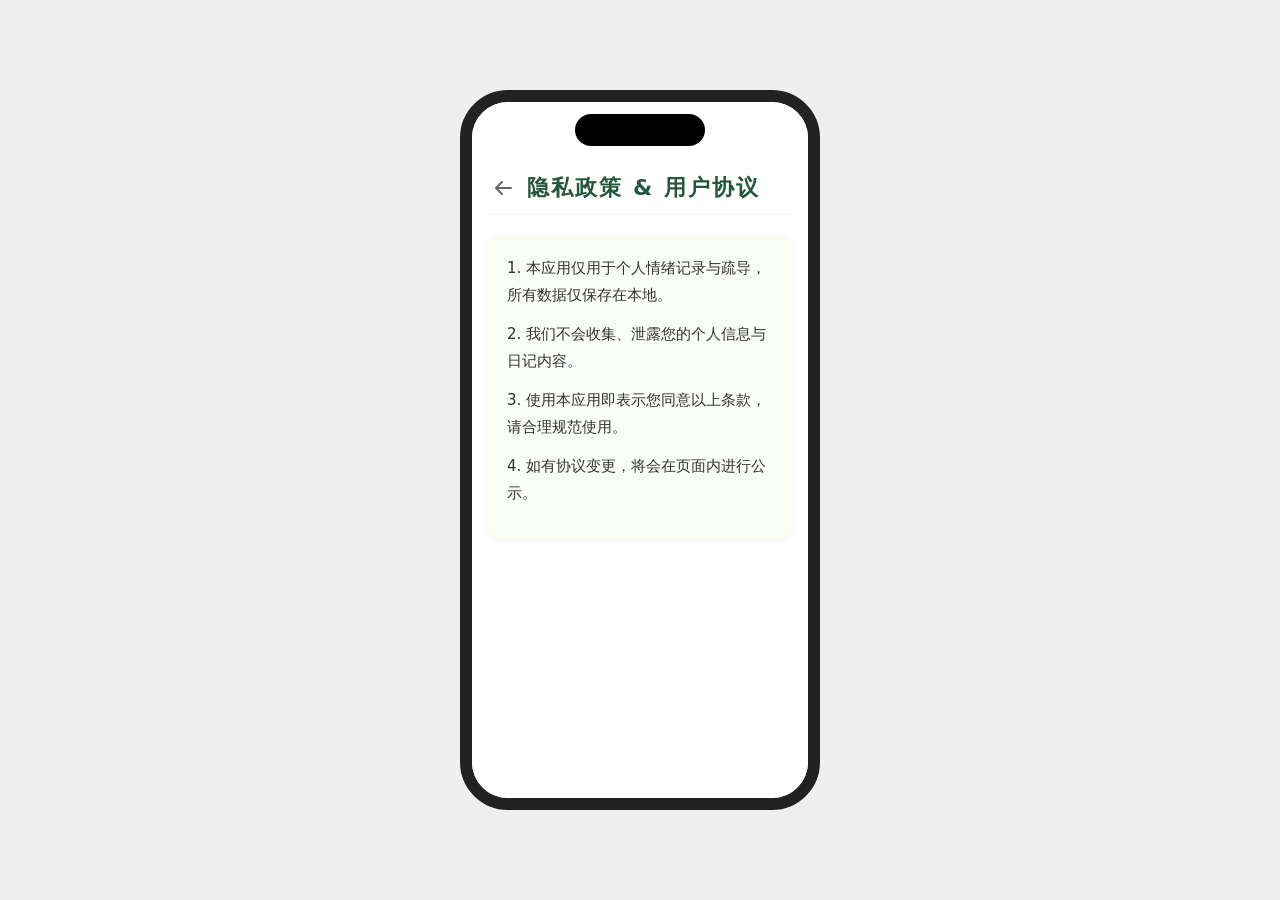
<file: privacy.html>
<!DOCTYPE html>
<html lang="zh-CN">
<head>
    <meta charset="UTF-8">
    <meta name="viewport" content="width=device-width, initial-scale=1.0, maximum-scale=1.0, user-scalable=no">
    <title>隐私政策 & 用户协议</title>
    <link rel="stylesheet" href="css/mine.css">
    <style>
        /* 主内容区统一布局 */
        .container {
            flex: 1;
            padding: 60px 15px 20px;
            background: #fff;
            overflow-y: auto;
            scrollbar-width: none;
            -ms-overflow-style: none;
        }
        .container::-webkit-scrollbar {
            display: none;
        }

        /* 顶部导航栏 + 分割线 */
        .page-top {
            display: flex;
            align-items: center;
            padding: 10px 0;
            margin-bottom: 20px;
            border-bottom: 1px solid #f0f0f0;
        }

        /* 统一SVG返回箭头 */
        .back-btn {
            width: 32px;
            height: 32px;
            display: flex;
            align-items: center;
            justify-content: center;
            cursor: pointer;
            transition: transform 0.2s;
        }
        .back-btn svg {
            width: 24px;
            height: 24px;
            fill: #666;
        }
        .back-btn:active {
            transform: scale(0.9);
        }

        /* 统一标题样式 */
        .page-title-text {
            flex: 1;
            text-align: center;
            font-size: 22px;
            color: #24573f;
            font-weight: bold;
            letter-spacing: 2px;
            padding-right: 25px;
        }

        /* 卡片统一样式 */
        .text-card {
            padding: 20px;
            background: #f9fdf5;
            border-radius: 16px;
            box-shadow: 0 2px 8px rgba(0,0,0,0.05);
            transition: all 0.2s ease;
        }
        .text-card:active {
            background: #f0f7e8;
            transform: scale(0.98);
        }

        .text-card p {
            color: #333;
            line-height: 1.8;
            font-size: 15px;
            margin-bottom: 12px;
        }
    </style>
</head>
<body>
    <div class="phone-box">
        <div class="island"></div>

        <div class="container">
            <div class="page-top">
                <div class="back-btn" onclick="history.back()">
                    <svg viewBox="0 0 24 24">
                        <path d="M20 11H7.414l4.293-4.293a1 1 0 0 0-1.414-1.414l-6 6a1 1 0 0 0 0 1.414l6 6a1 1 0 0 0 1.414-1.414L7.414 13H20a1 1 0 0 0 0-2z"/>
                    </svg>
                </div>
                <h2 class="page-title-text">隐私政策 & 用户协议</h2>
                <span></span>
            </div>

            <div class="text-card">
                <p>1. 本应用仅用于个人情绪记录与疏导，所有数据仅保存在本地。</p>
                <p>2. 我们不会收集、泄露您的个人信息与日记内容。</p>
                <p>3. 使用本应用即表示您同意以上条款，请合理规范使用。</p>
                <p>4. 如有协议变更，将会在页面内进行公示。</p>
            </div>
        </div>
    </div>
</body>
</html>
</file>
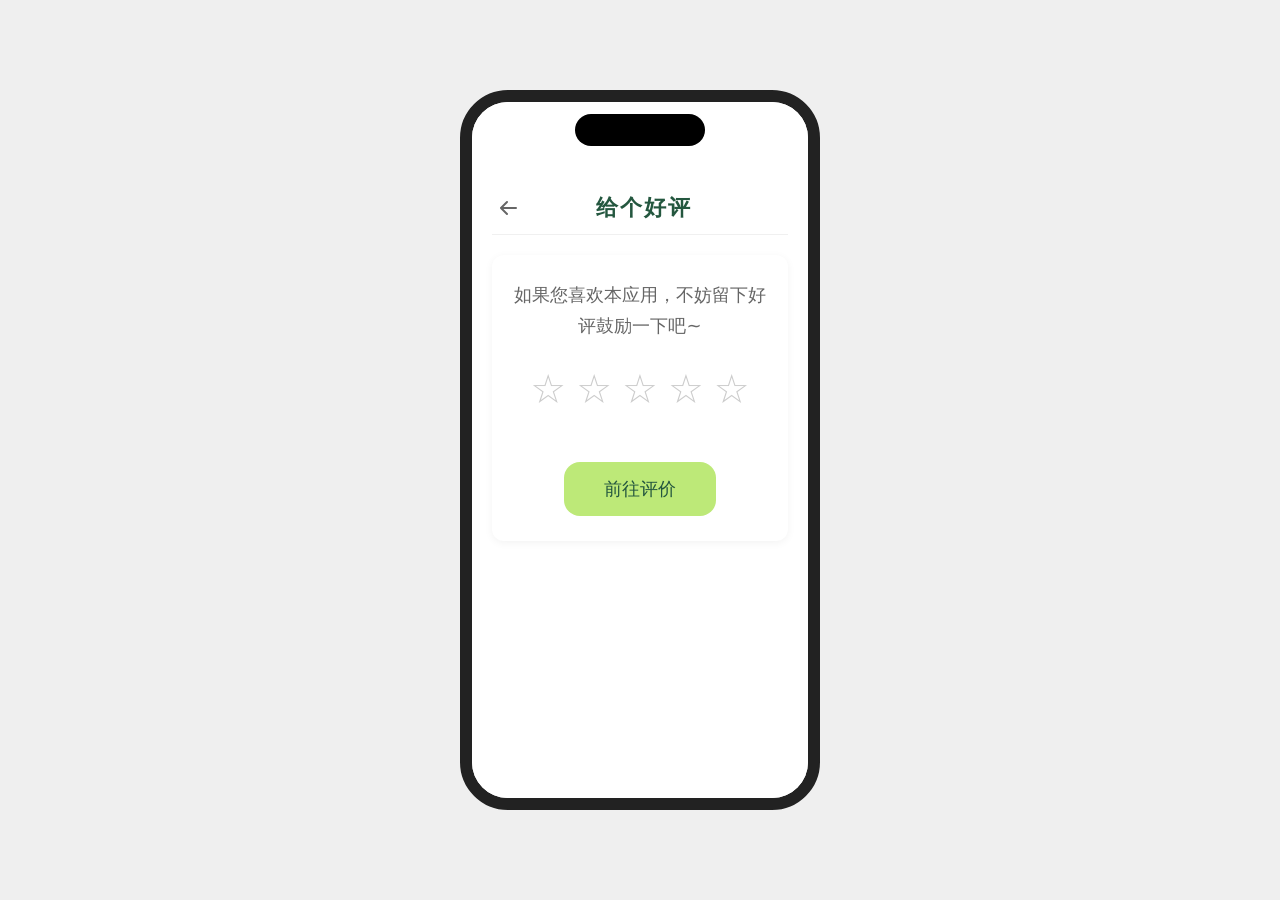
<file: rate.html>
<!DOCTYPE html>
<html lang="zh-CN">
<head>
    <meta charset="UTF-8">
    <meta name="viewport" content="width=device-width, initial-scale=1.0, maximum-scale=1.0, user-scalable=no">
    <title>给个好评</title>
    <link rel="stylesheet" href="css/mine.css">
    <style>
        /* 顶部导航栏 */
        .page-top {
            display: flex;
            align-items: center;
            padding: 10px 0;
            margin-bottom: 20px;
            border-bottom: 1px solid #f0f0f0;
        }
        /* SVG 返回箭头 */
        .back-btn {
            width: 32px;
            height: 32px;
            display: flex;
            align-items: center;
            justify-content: center;
            cursor: pointer;
            transition: transform 0.2s;
        }
        .back-btn svg {
            width: 24px;
            height: 24px;
            fill: #666;
        }
        .back-btn:active {
            transform: scale(0.9);
        }
        .page-title-text {
        flex: 1;
        text-align: center;
        font-size: 22px;
        color: #24573f;
        font-weight: bold;
        letter-spacing: 2px;
        padding-right: 25px; /* 向左偏移，数值可按需微调 */
        }
        .rate-card {
            padding: 25px 20px;
            background: #fff;
            border-radius: 12px;
            box-shadow: 0 2px 8px rgba(0,0,0,0.05);
            text-align: center;
        }
        .rate-desc {
            color: #666;
            line-height: 1.7;
            font-size: 18px;
        }
        /* 星星容器 */
        .star-group {
            font-size: 40px;
            margin: 25px 0;
            display: flex;
            justify-content: center;
            gap: 10px;
        }
        /* 用空心星星实现，初始灰色 */
        .star-item {
            color: #ccc;
            cursor: pointer;
            transition: color 0.2s ease;
            /* 使用空心星星字符，避免浏览器强制渲染为黄色 */
        }
        /* 选中后变为黄色实心 */
        .star-item.active {
            color: #ffc107;
        }
        .rate-btn {
            margin-top: 25px;
            padding: 15px 40px;
            background: #bde978;
            border: none;
            border-radius: 16px;
            color: #24573f;
            font-size: 18px;
            cursor: pointer;
            transition: opacity 0.2s;
        }
        .rate-btn:active {
            opacity: 0.9;
        }
    </style>
</head>
<body>
    <div class="phone-box">
        <div class="island"></div>

        <div class="container">
            <div class="page-top">
                <div class="back-btn" onclick="history.back()">
                    <svg viewBox="0 0 24 24">
                        <path d="M20 11H7.414l4.293-4.293a1 1 0 0 0-1.414-1.414l-6 6a1 1 0 0 0 0 1.414l6 6a1 1 0 0 0 1.414-1.414L7.414 13H20a1 1 0 0 0 0-2z"/>
                    </svg>
                </div>
                <h2 class="page-title-text">给个好评</h2>
                <span></span>
            </div>

            <div class="rate-card">
                <p class="rate-desc">如果您喜欢本应用，不妨留下好评鼓励一下吧~</p>
                <div class="star-group">
                    <!-- 使用空心星星，初始灰色，点击后切换为实心黄色 -->
                    <span class="star-item">☆</span>
                    <span class="star-item">☆</span>
                    <span class="star-item">☆</span>
                    <span class="star-item">☆</span>
                    <span class="star-item">☆</span>
                </div>
                <button class="rate-btn" id="goStoreBtn">前往评价</button>
            </div>
        </div>
    </div>

    <script>
        const stars = document.querySelectorAll('.star-item');
        // 星级点击逻辑：点击当前星，前方全部点亮
        stars.forEach((star, idx) => {
            star.addEventListener('click', function () {
                stars.forEach((s, i) => {
                    if (i <= idx) {
                        s.classList.add('active');
                        // 点亮后替换为实心星星
                        s.textContent = '★';
                    } else {
                        s.classList.remove('active');
                        // 未点亮时保持空心星星
                        s.textContent = '☆';
                    }
                });
            });
        });

        // 前往应用商店
        document.getElementById('goStoreBtn').addEventListener('click', function () {
            alert('应用暂未上架应用商店，敬请期待~');
            // 替换下方链接即可真实跳转
            // window.location.href = "应用商店地址";
        });
    </script>
</body>
</html>
</file>
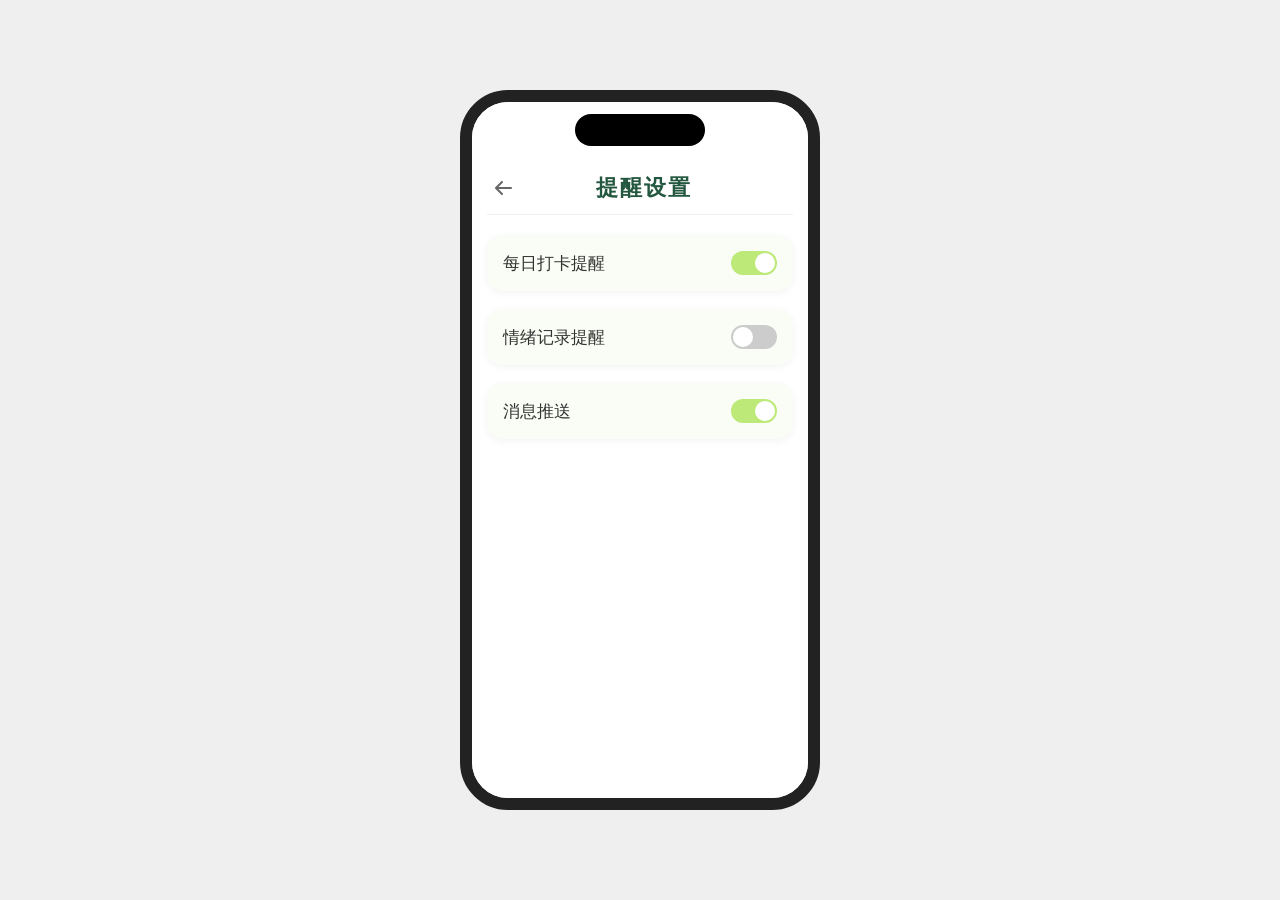
<file: reminder.html>
<!DOCTYPE html>
<html lang="zh-CN">
<head>
    <meta charset="UTF-8">
    <meta name="viewport" content="width=device-width, initial-scale=1.0, maximum-scale=1.0, user-scalable=no">
    <title>提醒设置</title>
    <link rel="stylesheet" href="css/mine.css">
    <style>
        /* 主内容区 与收藏页一致：左移、滚动、内边距 */
        .container {
            flex: 1;
            padding: 60px 15px 20px;
            background: #fff;
            overflow-y: auto;
            scrollbar-width: none;
            -ms-overflow-style: none;
        }
        .container::-webkit-scrollbar {
            display: none;
        }

        /* 顶部导航栏 加底部分割线 */
        .page-top {
            display: flex;
            align-items: center;
            padding: 10px 0;
            margin-bottom: 20px;
            border-bottom: 1px solid #f0f0f0;
        }

        /* SVG 返回箭头 统一样式 */
        .back-btn {
            width: 32px;
            height: 32px;
            display: flex;
            align-items: center;
            justify-content: center;
            cursor: pointer;
            transition: transform 0.2s;
        }
        .back-btn svg {
            width: 24px;
            height: 24px;
            fill: #666;
        }
        .back-btn:active {
            transform: scale(0.9);
        }

        /* 页面标题 与收藏页完全一致 + 左移偏移 */
        .page-title-text {
            flex: 1;
            text-align: center;
            font-size: 22px;
            color: #24573f;
            font-weight: bold;
            letter-spacing: 2px;
            padding-right: 25px; 
        }

        /* 设置条目：统一卡片样式、背景、圆角、间距、点击反馈 */
        .set-item {
            display: flex;
            justify-content: space-between;
            align-items: center;
            padding: 16px;
            background: #f9fdf5;
            border-radius: 16px;
            box-shadow: 0 2px 8px rgba(0,0,0,0.05);
            margin-bottom: 18px;
            cursor: pointer;
            transition: all 0.2s ease;
        }
        .set-item:active {
            background: #f0f7e8;
            transform: scale(0.98);
        }

        /* 文字样式 */
        .set-item > span {
            font-size: 17px;
            color: #333;
            font-weight: 500;
        }

        /* 开关样式保留原有动画，仅配色沿用主色 */
        .switch {
            width: 46px;
            height: 24px;
            background: #ccc;
            border-radius: 24px;
            position: relative;
            cursor: pointer;
            transition: background 0.3s ease;
        }
        .switch::after {
            content: '';
            position: absolute;
            width: 20px;
            height: 20px;
            background: #fff;
            border-radius: 50%;
            top: 2px;
            left: 2px;
            transition: left 0.3s ease;
        }
        .switch.open {
            background: #bde978;
        }
        .switch.open::after {
            left: 24px;
        }
    </style>
</head>
<body>
    <div class="phone-box">
        <div class="island"></div>

        <div class="container">
            <div class="page-top">
                <div class="back-btn" onclick="history.back()">
                    <svg viewBox="0 0 24 24">
                        <path d="M20 11H7.414l4.293-4.293a1 1 0 0 0-1.414-1.414l-6 6a1 1 0 0 0 0 1.414l6 6a1 1 0 0 0 1.414-1.414L7.414 13H20a1 1 0 0 0 0-2z"/>
                    </svg>
                </div>
                <h2 class="page-title-text">提醒设置</h2>
                <span></span>
            </div>

            <div class="set-item">
                <span>每日打卡提醒</span>
                <div class="switch open"></div>
            </div>
            <div class="set-item">
                <span>情绪记录提醒</span>
                <div class="switch"></div>
            </div>
            <div class="set-item">
                <span>消息推送</span>
                <div class="switch open"></div>
            </div>
        </div>

    <script>
        const switches = document.querySelectorAll('.switch');
        switches.forEach(item => {
            item.addEventListener('click', function(e) {
                // 阻止条目点击事件冒泡
                e.stopPropagation();
                this.classList.toggle('open');
            });
        });
    </script>
</body>
</html>
</file>
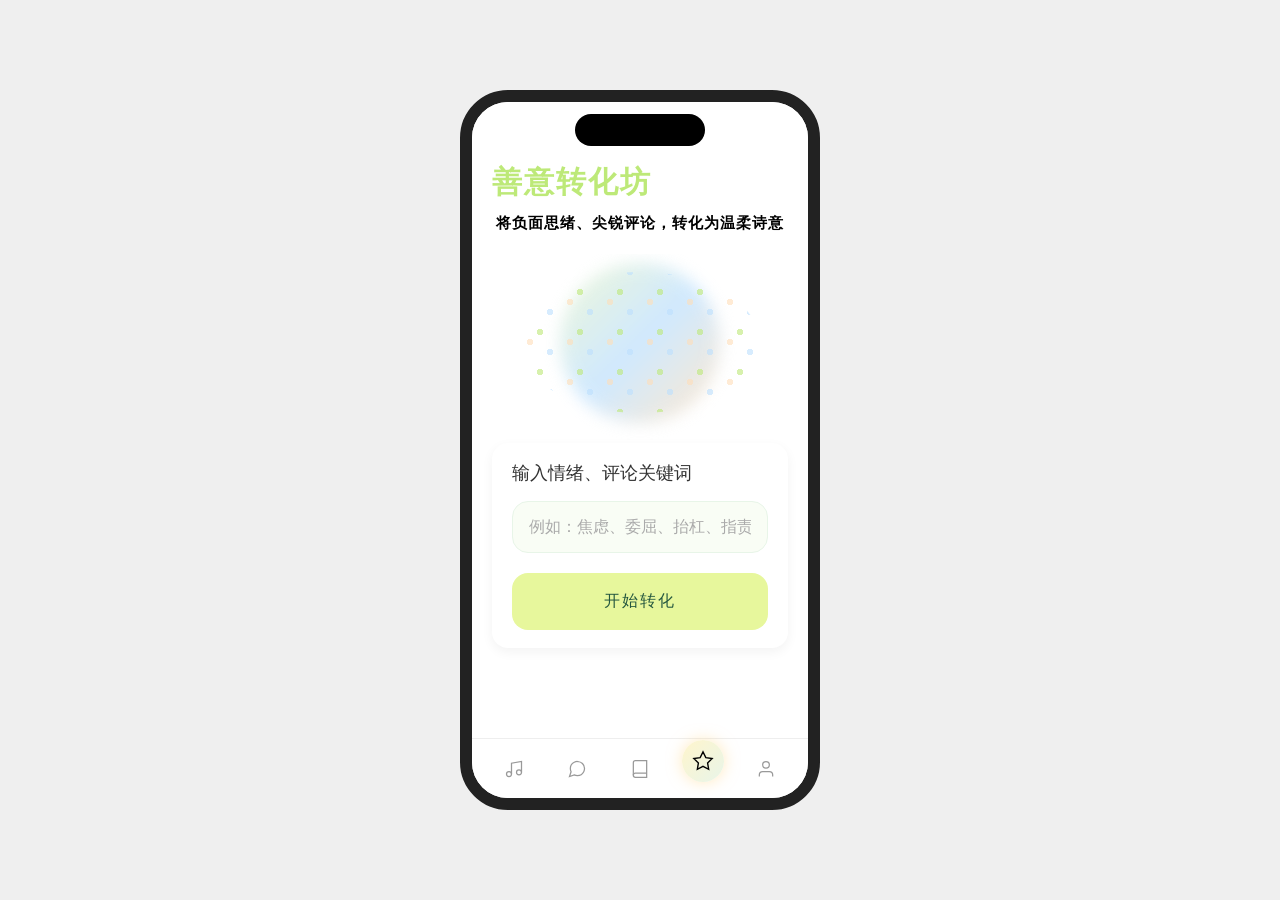
<file: transform.html>
<!DOCTYPE html>
<html lang="zh-CN">
<head>
    <meta charset="UTF-8">
    <meta name="viewport" content="width=device-width, initial-scale=1.0, maximum-scale=1.0, user-scalable=no">
    <title>善意转化坊</title>
    <link rel="stylesheet" href="css/music.css">
    <link rel="stylesheet" href="css/transform.css">
</head>
<body>
    <div class="phone-box">
        <div class="island"></div>

        <!-- 顶部标题 沿用 diary 样式 -->
        <div class="header-fixed">
            <h1 class="page-title">善意转化坊</h1>
            <p class="sub-title">将负面思绪、尖锐评论，转化为温柔诗意</p>
        </div>

        <!-- 主内容区 -->
        <div class="container">
            <div class="visual-area">
                <div class="gradient-circle"></div>
                <div class="dot-ring"></div>
            </div>

            <div class="input-card">
                <label class="input-label">输入情绪、评论关键词</label>
                <input type="text" id="emotion-input" class="emotion-input" placeholder="例如：焦虑、委屈、抬杠、指责、情绪化对线">
                <button id="transform-btn" class="transform-btn">开始转化</button>
            </div>
        </div>

        <!-- 底部导航 -->
<nav class="tab-bar">
    <a href="music.html" class="tab-item" data-page="music">
        <div class="icon-bg"></div>
        <svg class="tab-icon" viewBox="0 0 24 24" fill="none" stroke="currentColor" stroke-width="1.5">
            <path d="M9 18V5l12-2v13" />
            <circle cx="6" cy="18" r="3" />
            <circle cx="18" cy="16" r="3" />
        </svg>
    </a>
    <a href="comment.html" class="tab-item" data-page="comment">
        <div class="icon-bg"></div>
        <svg class="tab-icon" viewBox="0 0 24 24" fill="none" stroke="currentColor" stroke-width="1.5">
            <path d="M21 11.5a8.38 8.38 0 0 1-.9 3.8 8.5 8.5 0 0 1-7.6 4.7 8.38 8.38 0 0 1-3.8-.9L3 21l1.9-5.7a8.38 8.38 0 0 1-.9-3.8 8.5 8.5 0 0 1 4.7-7.6 8.38 8.38 0 0 1 3.8-.9h.5a8.48 8.48 0 0 1 8 8v.5z" />
        </svg>
    </a>
    <a href="diary.html" class="tab-item" data-page="diary">
        <div class="icon-bg"></div>
        <svg class="tab-icon" viewBox="0 0 24 24" fill="none" stroke="currentColor" stroke-width="1.5">
            <path d="M4 19.5A2.5 2.5 0 0 1 6.5 17H20" />
            <path d="M6.5 2H20v20H6.5A2.5 2.5 0 0 1 4 19.5v-15A2.5 2.5 0 0 1 6.5 2z" />
        </svg>
    </a>
    <a href="transform.html" class="tab-item" data-page="transform">
    <div class="icon-bg"></div>
    <svg class="tab-icon" viewBox="0 0 24 24" fill="none" stroke="currentColor" stroke-width="1.5">
        <polygon points="12 2 15.09 8.26 22 9.27 17 14.14 18.18 21.02 12 17.77 5.82 21.02 7 14.14 2 9.27 8.91 8.26 12 2" />
    </svg>
</a>
    <a href="mine.html" class="tab-item" data-page="mine">
        <div class="icon-bg"></div>
        <svg class="tab-icon" viewBox="0 0 24 24" fill="none" stroke="currentColor" stroke-width="1.5">
            <path d="M20 21v-2a4 4 0 0 0-4-4H8a4 4 0 0 0-4 4v2" />
            <circle cx="12" cy="7" r="4" />
        </svg>
    </a>
</nav>

        <!-- 结果弹窗 仅在手机容器内生效，层级低于导航 -->
        <div id="result-modal" class="modal hidden">
            <div class="modal-mask"></div>
            <div class="modal-content">
                <button id="close-modal" class="close-modal">×</button>
                <h3 class="result-title">✨ 温和善意表达</h3>
                <p id="result-text" class="result-content"></p>
                <div class="result-actions">
                    <button id="copy-btn" class="action-btn copy-btn">复制文案</button>
                    <button id="share-btn" class="action-btn share-btn">分享</button>
                </div>
            </div>
        </div>
    </div>

    <script src="js/transform.js"></script>
</body>
</html>
</file>
<file: css/mine.css>
* {
    margin: 0;
    padding: 0;
    box-sizing: border-box;
}
body {
    background: #efefef;
    min-height: 100vh;
    display: flex;
    justify-content: center;
    align-items: center;
    font-family: system-ui, sans-serif;
}

/* 手机容器 */
.phone-box {
    position: relative;
    width: 360px;
    height: 720px;
    border: 12px solid #222;
    border-radius: 48px;
    overflow: hidden;
    background: #fff;
    display: flex;
    flex-direction: column;
}

.island {
    width: 130px;
    height: 32px;
    background: #000;
    border-radius: 20px;
    position: absolute;
    top: 12px;
    left: 50%;
    transform: translateX(-50%);
    z-index: 99;
}

/* 可滚动内容区 */
.container {
    flex: 1;
    padding: 80px 20px 20px;
    background: #fff;
    overflow-y: auto;
    padding-bottom: 90px;
    scrollbar-width: none;
    -ms-overflow-style: none;
}
.container::-webkit-scrollbar {
    display: none;
}

/* ================= 1. 个人信息区：头像在上，昵称在下 ================= */
.profile-section {
    text-align: center;
    margin-bottom: 30px;
}
.avatar-wrap {
    position: relative;
    display: inline-block;
    margin-bottom: 16px;
    cursor: pointer;
}
.avatar {
    width: 100px;
    height: 100px;
    border-radius: 50%;
    object-fit: cover; /* 确保图片裁剪为圆形 */
    display: block; /* 消除图片下方的默认间距 */
    transition: transform 0.2s;
    /* 移除所有 background 相关样式 */
}
.avatar-wrap:active .avatar {
    transform: scale(0.95);
}
.avatar-option {
    width: 50px;
    height: 50px;
    border-radius: 50%;
    cursor: pointer;
    border: 2px solid transparent;
    object-fit: cover;
    display: block;
}
.avatar-option.selected {
    border-color: #bde978;
}
.avatar-option.upload {
    display: flex;
    align-items: center;
    justify-content: center;
    background: #f3fbeb;
    color: #bde978;
    font-size: 24px;
}
.badge {
    position: absolute;
    bottom: 0;
    right: -8px;
    width: 40px;
    height: 40px;
    border-radius: 50%;
    background: #ffb3d9;
    display: flex;
    align-items: center;
    justify-content: center;
    color: #000;
    font-size: 18px;
    font-weight: bold;
}
.username {
    font-size: 24px;
    color: #000;
    cursor: pointer;
    display: block;
    transition: color 0.2s;
}
.username:hover {
    color: #666;
}

/* ================= 2. 数据看板 ================= */
.data-section {
    background: #fff;
    border-radius: 20px;
    padding: 20px;
    margin-bottom: 20px;
    box-shadow: 0 4px 12px rgba(0,0,0,0.05);
}
.section-header {
    display: flex;
    align-items: center;
    gap: 6px;
    margin-bottom: 8px;
}
.star-icon {
    font-size: 18px;
}
.section-title {
    font-size: 17px;
    color: #24573f;
    margin: 0;
}
.section-subtitle {
    font-size: 15px;
    color: #666;
    margin-bottom: 16px;
}

.progress-item {
    display: flex;
    align-items: center;
    margin-bottom: 12px;
}
.label {
    width: 60px;
    font-size: 15px;
    color: #333;
}
.progress-bar {
    flex: 1;
    height: 12px;
    background: #f0f7ed;
    border-radius: 6px;
    margin: 0 10px;
    overflow: hidden;
}
.progress-fill {
    height: 100%;
    border-radius: 6px;
}
.progress-fill.calm {
    width: 46%;
    background: #91ccf8;
}
.progress-fill.heal {
    width: 22%;
    background: #dcf4a1;
}
.progress-fill.anxious {
    width: 18%;
    background: #bde978;
}
.progress-fill.other {
    width: 14%;
    background: #999;
}
.percent {
    width: 40px;
    text-align: right;
    font-size: 15px;
    color: #666;
}

.stats-summary {
    margin-top: 16px;
    font-size: 14px;
    color: #666;
    text-align: center;
    background: #f3fbeb;
    padding: 12px;
    border-radius: 16px;
}

/* ================= 3. 列表模块 ================= */
.section-wrap {
    margin-bottom: 20px;
}
.list-item {
    display: flex;
    align-items: center;
    background: #fff;
    padding: 16px;
    border-radius: 12px;
    margin-bottom: 8px;
    box-shadow: 0 2px 8px rgba(0,0,0,0.05);
    cursor: pointer;
    transition: background 0.2s;
}
.list-item:active {
    background: #f9fdf5;
}
.icon {
    font-size: 18px;
    margin-right: 12px;
}
.text {
    flex: 1;
    font-size: 16px;
    color: #333;
}
.arrow {
    color: #999;
    font-size: 18px;
}

/* ================= 弹窗（修改昵称/头像） ================= */
.modal {
    position: absolute;
    top: 0;
    left: 0;
    width: 100%;
    height: 100%;
    background: rgba(0, 0, 0, 0.5);
    display: none;
    align-items: center;
    justify-content: center;
    z-index: 1001;
    /* 新增：整体向上偏移，数值可微调 */
    padding-bottom: 180px; 
}
.modal.show {
    display: flex;
}
.modal-content {
    background: #fff;
    border-radius: 20px;
    padding: 25px 20px;
    width: 85%;
    max-width: 300px;
    text-align: center;
}
.modal-title {
    font-size: 20px;
    color: #24573f;
    margin-bottom: 16px;
}
.modal-input {
    width: 100%;
    padding: 12px;
    border: 1px solid #e8f5e8;
    border-radius: 10px;
    font-size: 16px;
    margin-bottom: 20px;
}
.modal-tip {
    font-size: 14px;
    color: #666;
    margin-bottom: 16px;
}
.avatar-options {
    display: flex;
    justify-content: center;
    gap: 12px;
    margin-bottom: 20px;
}
.avatar-option {
    width: 50px;
    height: 50px;
    border-radius: 50%;
    cursor: pointer;
    border: 2px solid transparent;
}
.avatar-option.selected {
    border-color: #bde978;
}
.avatar-option.upload {
    display: flex;
    align-items: center;
    justify-content: center;
    background: #f3fbeb;
    color: #bde978;
    font-size: 24px;
}
.modal-buttons {
    display: flex;
    gap: 16px;
    width: 100%;
}
.modal-btn {
    flex: 1;
    padding: 0px 0;
    border: none;
    border-radius: 10px;
    font-size: 16px;
    cursor: pointer;
    white-space: nowrap;
}
.modal-btn.cancel {
    background: #f1f1f1;
    color: #666;
}
.modal-btn.confirm {
    background: #bde978;
    color: #24573f;
}

/* 底部导航栏 */
.tab-bar {
    display: flex;
    justify-content: space-around;
    align-items: center;
    width: 100%;
    height: 60px;
    background: #ffffff;
    border-top: 1px solid #eee;
    position: relative;
    box-sizing: border-box;
    padding: 0 10px;
}

/* 导航单项通用 */
.tab-item {
    position: relative;
    display: flex;
    align-items: center;
    justify-content: center;
    flex: 1;
    height: 100%;
    color: #999;
    text-decoration: none;
    transition: all 0.3s ease;
    /* 初始无凸起 */
    transform: translateY(0);
}

/* 激活圆形背景 + 发光（默认隐藏） */
.tab-item .icon-bg {
    position: absolute;
    width: 42px;
    height: 42px;
    border-radius: 50%;
    background: linear-gradient(135deg, #fff5cc 0%, #e8f5e9 100%);
    opacity: 0;
    transform: scale(0.8);
    transition: all 0.3s ease;
    z-index: 0;
    box-shadow: 0 0 15px rgba(255, 213, 128, 0.5);
}

/* 图标基础样式，固定尺寸防扭曲 */
.tab-item .tab-icon {
    width: 20px;
    height: 20px;
    position: relative;
    z-index: 1;
    transition: all 0.3s ease;
    /* 锁定尺寸、比例，彻底解决变形 */
    flex-shrink: 0;
}

/* ========== 激活状态：所有图标统一效果 ========== */
/* 激活项：文字/图标主色改变 + 整体向上凸起 */
.tab-item.active {
    color: #000000;
    transform: translateY(-8px);
}

/* 激活图标缩放 */
.tab-item.active .tab-icon {
    transform: scale(1.1);
}

/* 激活显示圆形发光背景 */
.tab-item.active .icon-bg {
    opacity: 1;
    transform: scale(1);
}

/* 退出登录独立模块 */
.logout-wrap {
    margin-top: 20px;
    text-align: center;
}
.logout-btn {
    background: #f5f5f5;
    color: #666;
    border: none;
    border-radius: 12px;
    padding: 14px 24px;
    font-size: 16px;
    cursor: pointer;
    width: 100%;
    max-width: 300px;
    transition: background 0.2s;
}
.logout-btn:active {
    background: #eaeaea;
}

/* 底部居中弹窗样式 */
.modal-bottom {
    display: none;
    align-items: flex-start; /* 改为居中，不再贴底 */
    justify-content: center;
    background: rgba(0,0,0,0.4);
    padding: 110px 0;
}
.modal-bottom.show {
    display: flex;
}
.modal-bottom .modal-content {
    width: 80%; /* 弹窗整体宽度调大 */
    max-width: 300px;
    border-radius: 16px;
    padding: 28px 24px;
    text-align: center;
}
.modal-bottom .modal-title {
    font-size: 17px;
    color: #333;
    margin-bottom: 24px;
}
/* 关键：按钮容器 */
.modal-bottom .modal-buttons {
    display: flex;
    gap: 16px; /* 按钮之间的间距 */
    width: 100%;
}
/* 关键：按钮样式 */
.modal-btn {
    flex: 1; /* 两个按钮平分宽度 */
    padding: 10px 0; /* 控制按钮高度 */
    border-radius: 10px;
    font-size: 16px;
    border: none;
    cursor: pointer;
    text-align: center; /* 文字强制居中 */
    white-space: nowrap; /* 强制文字不换行！！！ */
}
.modal-btn.cancel {
    background: #f1f1f1;
    color: #666;
}
.modal-btn.danger {
    background: #bde978;
    color: #24573f;
}
</file>
<file: css/comment.css>
/* 评论内容外层容器 */
.comment-container {
    flex: 1;
    padding: 0 5px;
    overflow-y: auto;
}
.comment-container::-webkit-scrollbar {
    display: none;
}
.comment-container {
    scrollbar-width: none;
}

/* 顶部横向分类栏 */
.category-scroll {
    display: flex;
    overflow-x: auto;
    padding: 10px 0 15px;
    gap: 20px;
    -webkit-overflow-scrolling: touch;
    margin-bottom: 15px;
}
.category-scroll::-webkit-scrollbar {
    display: none;
}
.category-scroll {
    scrollbar-width: none;
}
.category-item {
    display: flex;
    flex-direction: column;
    align-items: center;
    gap: 5px;
    min-width: 55px;
    color: #333;
    font-size: 13px;
    cursor: pointer;
    transition: all 0.2s;
}
/* 全局激活文字色基础 */
.category-item.active {
    font-weight: bold;
}
.category-icon {
    width: 38px;
    height: 38px;
    border-radius: 50%;
    display: flex;
    align-items: center;
    justify-content: center;
    font-size: 16px;
    transition: background 0.2s;
}

/* ========== 按分类单独配色 ========== */
/* 全网 #F9D8FC */
.category-item[data-type="hot"] .category-icon {
    background: #F9D8FC;
}
.category-item[data-type="hot"].active {
    color: #F9D8FC;
}
/* 争议 #F6F5EF */
.category-item[data-type="dispute"] .category-icon {
    background: #F6F5EF;
}
.category-item[data-type="dispute"].active {
    color: #F6F5EF;
}
/* 观点 #BDE978 */
.category-item[data-type="debate"] .category-icon {
    background: #BDE978;
}
.category-item[data-type="debate"].active {
    color: #BDE978;
}
/* 更换题库 #93CDE9 */
.category-item[data-type="refresh"] .category-icon {
    background: #93CDE9;
}
.category-item[data-type="refresh"].active {
    color: #93CDE9;
}

/* 训练场景模块 */
.scene-section {
    margin-bottom: 0px;
}
.scene-title {
    font-size: 19px;
    font-weight: bold;
    color: #222;
    margin-bottom: 6px;
}
.scene-subtitle {
    font-size: 13px;
    color: #666;
    margin-bottom: 15px;
}

/* 横向滑动容器 */
.scene-scroll {
    width: 100%;
    overflow-x: auto;
    overflow-y: hidden;
    -webkit-overflow-scrolling: touch;
    height: 100px;
}
.scene-scroll::-webkit-scrollbar {
    display: none;
}
.scene-scroll {
    scrollbar-width: none;
}

/* 标签组：默认隐藏 */
.tag-group {
    display: none;
    width: max-content;
    padding: 0 5px;
}
.tag-group-show {
    display: flex;
    flex-direction: column;
    gap: 10px;
}

/* 保留第二行标签缩进 */
.tag-row {
    display: flex;
    gap: 12px;
}
.tag-row:nth-child(2) {
    margin-left: 30px;
}

/* 标签核心样式 + 修复点击遮挡 */
.scene-tag {
    background: #f3fbeb;
    border-radius: 99px;
    padding: 9px 14px;
    display: flex;
    align-items: center;
    gap: 6px;
    font-size: 14px;
    color: #24573f;
    white-space: nowrap;
    cursor: pointer;
    transition: background 0.2s;
    /* 父标签正常响应点击 */
    pointer-events: auto;
}
/* 关键修复：内部图标、文字穿透点击，不遮挡父标签 */
.scene-tag .tag-icon,
.scene-tag span {
    pointer-events: none;
}
.scene-tag:hover {
    background: #e4f4d8;
}

.tag-icon {
    width: 16px;
    height: 16px;
    background: #bde978;
    border-radius: 50%;
    display: inline-block;
}

/* ========== 今日话题卡片 ========== */
.topic-card {
    background: #fff;
    border-radius: 20px;
    padding: 20px 18px;
    margin-bottom: 20px;
    box-shadow: 0 2px 10px rgba(0,0,0,0.05);
}

/* 难度切换栏 - 修复居中+样式对齐 */
.topic-level-tabs {
    display: flex;
    justify-content: center; /* 改为居中对齐 */
    gap: 10px;
    margin-bottom: 18px;
    width: 100%;
}
.level-tab {
    padding: 10px 18px;
    border-radius: 20px;
    font-size: 12px;
    background: #f1f8e9;
    color: #666;
    cursor: pointer;
    transition: all 0.2s;
    display: inline-flex;
    align-items: center;
    justify-content: center;
    white-space: nowrap;
    flex-shrink: 0;
    border: none;
}
.level-tab.active {
    background: #bde978;
    color: #24573f;
    font-weight: bold;
}

/* 话题标题 */
.topic-title {
    font-size: 16px;
    font-weight: bold;
    color: #222;
    margin-bottom: 16px;
    line-height: 1.4;
    text-align: left;
}

/* 评论列表 */
.comment-list {
    margin-bottom: 18px;
    display: flex;
    flex-direction: column;
    gap: 12px;
}
.comment-item {
    display: flex;
    gap: 10px;
}
.comment-avatar {
    width: 34px;
    height: 34px;
    border-radius: 50%;
    background: #e0e5eb;
    color: #666;
    display: flex;
    align-items: center;
    justify-content: center;
    font-size: 15px;
    flex-shrink: 0;
}
.comment-content {
    background: #f5f9f5;
    border-radius: 12px;
    padding: 12px 14px;
    flex: 1;
}
.comment-name {
    font-size: 14px;
    font-weight: bold;
    color: #333;
    margin-bottom: 4px;
}
.comment-text {
    font-size: 14px;
    line-height: 1.5;
}

/* 回复输入框 */
.reply-input-area {
    position: relative;
    margin-bottom: 16px;
}
.reply-input {
    width: 100%;
    min-height: 85px;
    border: 1px solid #e0e9e0;
    border-radius: 12px;
    padding: 12px 14px;
    font-size: 14px;
    color: #444;
    resize: none;
    background: #f9fdf5;
}
.reply-input:focus {
    outline: none;
    border-color: #96cc49;
}
.char-count {
    position: absolute;
    bottom: 10px;
    right: 14px;
    font-size: 12px;
    color: #999;
}

/* 快捷表达建议 */
.quick-reply {
    margin-bottom: 16px;
}
.quick-reply .quick-title {
    font-size: 14px;
    color: #666;
    margin-bottom: 10px;
}
.quick-bubbles {
    display: flex;
    flex-direction: column;
    gap: 8px;
}
.quick-bubble {
    background: #e6f7e6;
    border-radius: 99px;
    padding: 9px 14px;
    font-size: 13px;
    color: #24573f;
    cursor: pointer;
    transition: background 0.2s;
}
.quick-bubble:hover {
    background: #d9f2d9;
}

/* 新增：训练历史记录样式 */
.history-reply {
    margin-top: 10px;
}
.history-title {
    font-size: 14px;
    color: #666;
    margin-bottom: 10px;
}
.history-list {
    max-height: 180px;
    overflow-y: auto;
    background: #f8fbf8;
    border-radius: 12px;
    padding: 10px;
}
.history-list::-webkit-scrollbar {
    width: 4px;
}
.history-list::-webkit-scrollbar-thumb {
    background: #ccc;
    border-radius: 2px;
}
.history-empty {
    text-align: center;
    color: #999;
    font-size: 13px;
    padding: 20px 0;
}
.history-item {
    background: #fff;
    border-radius: 8px;
    padding: 10px;
    margin-bottom: 8px;
    font-size: 13px;
    line-height: 1.5;
}
.history-time {
    color: #999;
    font-size: 12px;
    margin-bottom: 4px;
}
.history-content {
    color: #333;
    margin-bottom: 4px;
}
.history-score {
    color: #24573f;
    font-weight: bold;
}

/* ========== 训练反馈弹窗 ========== */
.feedback-modal {
    position: absolute;
    top: 0;
    left: 0;
    width: 100%;
    height: 100%;
    background: rgba(0, 0, 0, 0.4);
    display: flex;
    align-items: center;
    justify-content: center;
    z-index: 300;
    opacity: 0;
    visibility: hidden;
    transition: opacity 0.3s ease, visibility 0.3s ease;
}
.feedback-modal.active {
    opacity: 1;
    visibility: visible;
}

.feedback-modal-content {
    width: 88%;
    max-width: 320px;
    background-color: #fff;
    border-radius: 20px;
    padding: 25px 20px;
    display: flex;
    flex-direction: column;
    gap: 18px;
    box-shadow: 0 10px 30px rgba(0, 0, 0.2);
    transform: translateY(80px);
    transition: transform 0.4s cubic-bezier(0.25, 0.1, 0.25, 1);
}
.feedback-modal.active .feedback-modal-content {
    transform: translateY(0);
}

/* 标题 */
.feedback-title {
    font-size: 22px;
    font-weight: bold;
    color: #24573f;
    text-align: center;
    margin: 0;
}

/* 评分行 */
.score-row {
    display: flex;
    justify-content: space-between;
    gap: 10px;
}
.score-item {
    flex: 1;
    background: #f5f9f5;
    border-radius: 12px;
    padding: 12px 8px;
    text-align: center;
}
.score-label {
    font-size: 13px;
    color: #666;
    margin-bottom: 6px;
}
.score-value {
    font-size: 26px;
    font-weight: bold;
    color: #24573f;
}
.score-value.risk-low {
    color: #22b559;
}
.score-value.risk-mid {
    color: #ff9800;
}
.score-value.risk-high {
    color: #f44336;
}

/* 反馈文本块 */
.feedback-block {
    background: #f5f9f5;
    border-radius: 12px;
    padding: 14px;
}
.feedback-block.feedback-encourage {
    background: #e6f7e6;
}
.feedback-text {
    font-size: 14px;
    color: #333;
    line-height: 1.6;
    margin: 0;
}
.feedback-encourage .feedback-text {
    color: #24573f;
}

/* 关闭按钮 */
.feedback-close-btn {
    width: 100%;
    height: 50px;
    background-color: #22b559;
    color: #fff;
    border: none;
    border-radius: 12px;
    font-size: 18px;
    font-weight: bold;
    cursor: pointer;
    margin-top: 5px;
}

/* 底部导航栏 */
.tab-bar {
    display: flex;
    justify-content: space-around;
    align-items: center;
    width: 100%;
    height: 60px;
    background: #ffffff;
    border-top: 1px solid #eee;
    position: relative;
    box-sizing: border-box;
    padding: 0 10px;
}

/* 导航单项通用 */
.tab-item {
    position: relative;
    display: flex;
    align-items: center;
    justify-content: center;
    flex: 1;
    height: 100%;
    color: #999;
    text-decoration: none;
    transition: all 0.3s ease;
    /* 初始无凸起 */
    transform: translateY(0);
}

/* 激活圆形背景 + 发光（默认隐藏） */
.tab-item .icon-bg {
    position: absolute;
    width: 42px;
    height: 42px;
    border-radius: 50%;
    background: linear-gradient(135deg, #fff5cc 0%, #e8f5e9 100%);
    opacity: 0;
    transform: scale(0.8);
    transition: all 0.3s ease;
    z-index: 0;
    box-shadow: 0 0 15px rgba(255, 213, 128, 0.5);
}

/* 图标基础样式，固定尺寸防扭曲 */
.tab-item .tab-icon {
    width: 20px;
    height: 20px;
    position: relative;
    z-index: 1;
    transition: all 0.3s ease;
    /* 锁定尺寸、比例，彻底解决变形 */
    flex-shrink: 0;
}

/* ========== 激活状态：所有图标统一效果 ========== */
/* 激活项：文字/图标主色改变 + 整体向上凸起 */
.tab-item.active {
    color: #000000;
    transform: translateY(-8px);
}

/* 激活图标缩放 */
.tab-item.active .tab-icon {
    transform: scale(1.1);
}

/* 激活显示圆形发光背景 */
.tab-item.active .icon-bg {
    opacity: 1;
    transform: scale(1);
}

.album-cover {
    width: 180px;
    height: 180px;
    border-radius: 50%;
    overflow: hidden;
    position: relative;
    box-shadow: 0 0 20px rgba(0,0,0.1);
}

.album-cover {
    width: 180px;
    height: 180px;
    border-radius: 50%;
    overflow: hidden;
    position: relative;
    box-shadow: 0 0 20px rgba(0,0,0,0.1);
    background: url('../image/13.jpg') center center / 110% 110% no-repeat;
    animation: rotateAlbum 20s linear infinite paused;
}

.album-cover.playing {
    animation-play-state: running;
}

@keyframes rotateAlbum {
    from { transform: rotate(0deg); }
    to { transform: rotate(360deg); }
}

/* 播放控制：播放 + 爱心 并排居中 */
.player-controls {
    display: flex;
    align-items: center;
    justify-content: center;
    gap: 30px;
    width: 100%;
    margin: 10px 0;
}

/* 复用原有按钮样式，微调 */
.play-btn {
    width: 50px;
    height: 50px;
    border-radius: 50%;
    background-color: #ff6b6b;
    color: #fff;
    border: none;
    font-size: 24px;
    cursor: pointer;
    display: flex;
    align-items: center;
    justify-content: center;
}

/* 单独设置控制栏里的爱心按钮大小 */
.player-controls .like-btn {
    font-size: 32px;
    color: #ccc;
    background: none;
    border: none;
    cursor: pointer;
    transition: color 0.2s;
}
.player-controls .like-btn.active {
    color: #ff6b6b;
}

/* 登录提示弹窗 全局拦截用 */
.login-tip {
    position: fixed;
    top: 0;
    left: 0;
    width: 100%;
    height: 100%;
    background: rgba(0,0,0,0.3);
    display: none;
    align-items: center;
    justify-content: center;
    z-index: 9999;
}
.login-tip.show {
    display: flex;
}
.tip-box {
    background: #fff;
    padding: 25px 30px;
    border-radius: 12px;
    text-align: center;
}
.tip-box p {
    margin: 0 0 15px;
    font-size: 15px;
    color: #333;
}
.tip-close {
    padding: 6px 18px;
    border: none;
    background: #bde978;
    color: #24573f;
    border-radius: 6px;
    cursor: pointer;
}
</file>
<file: css/music.css>
* {
    margin: 0;
    padding: 0;
    box-sizing: border-box;
}
body {
    background: #efefef;
    min-height: 100vh;
    display: flex;
    justify-content: center;
    align-items: center;
    font-family: system-ui, sans-serif;
}
.phone-box {
    width: 360px;
    height: 720px;
    border: 12px solid #222222;
    border-radius: 48px;
    position: relative;
    overflow: hidden;
    background: #fff;
    display: flex;
    flex-direction: column;
}
.island {
    width: 130px;
    height: 32px;
    background: #000;
    border-radius: 20px;
    position: absolute;
    top: 12px;
    left: 50%;
    transform: translateX(-50%);
    z-index:99;
}

.container {
    flex: 1;
    padding: 60px 20px 10px;
    background: #fff;
    overflow: hidden;
    display: flex;
    flex-direction: column;
}
.page-title {
    font-size: 30px;
    color: #bde978;
    margin-bottom: 10px;
    text-align: left;
    font-weight: bold;
    letter-spacing: 2px;
}
.sub-title {
    font-size: 15px;
    color: #000000;
    margin-bottom: 20px;
    text-align: center;
    line-height: 1.4;
    letter-spacing: 1px;
    font-weight: bold;
}

.emotion-grid {
    display: grid;
    grid-template-columns: 1fr 1fr;
    gap: 12px;
    padding: 0;
    width: 95%;
    margin: 0 auto;
}
.emotion-card {
    border-radius: 16px;
    padding: 16px 6px;
    display: flex;
    flex-direction: column;
    align-items: center;
    gap: 15px;
    cursor: pointer;
    transition: transform 0.2s;
}
.emotion-card:active {
    transform: scale(0.96);
}
.emotion-card .icon {
    font-size: 30px;
}
.emotion-card .label {
    font-size: 15px;
    font-weight: 500;
}

/* 情绪卡片配色 */
.anger { background: #ffeae8; color: #d83b3b; }
.anxiety { background: #fff8d9; color: #cc8822; }
.sad { background: #e8f4ff; color: #3377cc; }
.defeat { background: #f0f7f0; color: #556666; }
.calm { background: #e8f7e8; color: #2d884a; }
.relax { background: #f0f5f5; color: #2288cc; }
.heal { background: #eaf9ef; color: #229977; }
.peace { background: #f5f5f5; color: #8855aa; }

.tab-bar {
    display: flex;
    justify-content: space-around;
    padding: 10px 0;
    background: rgba(255,255,255,0.95);
    border-top: 1px solid #eee;
}
.tab-item {
    display: flex;
    flex-direction: column;
    align-items: center;
    gap: 4px;
    font-size: 12px;
    color: #999;
    text-decoration: none;
}
.tab-item.active {
    color: #bde978;
}
.tab-icon {
    font-size: 18px;
}

/* ========== 音乐弹窗样式 ========== */
.music-modal {
    position: absolute;
    top: 0;
    left: 0;
    width: 100%;
    height: 100%;
    background: rgba(255, 255, 255, 0.5);
    display: flex;
    align-items: center;
    justify-content: center;
    z-index: 200;
    opacity: 0;
    visibility: hidden;
    transition: opacity 0.3s ease, visibility 0.3s ease;
}
.music-modal.active {
    opacity: 1;
    visibility: visible;
}

.modal-content {
    width: 85%;
    max-width: 300px;
    background-color: #fff;
    border-radius: 20px;
    padding: 30px 25px;
    display: flex;
    flex-direction: column;
    align-items: center;
    gap: 25px;
    box-shadow: 0 10px 30px rgba(0, 0, 0, 0.15);
    margin-top: 60px;
    transform: translateY(80px);
    transition: transform 0.4s cubic-bezier(0.25, 0.1, 0.25, 1);
}
.music-modal.active .modal-content {
    transform: translateY(0);
}

/* 专辑封面容器 */
.album-cover {
    width: 180px;
    height: 180px;
    border-radius: 50%;
    overflow: hidden;
    position: relative;
    box-shadow: 0 0 20px rgba(0,0,0,0.1);
}

/* 封面背景：完全交给 JS 控制 */
.cover-bg {
    width: 100%;
    height: 100%;
    border-radius: 50%;
    background-repeat: no-repeat;
    /* 删掉之前的 background-size: cover !important; 等冲突规则 */
}

/* 歌曲信息 */
.song-info {
    text-align: center;
    width: 100%;
}
.song-title {
    font-size: 26px;
    color: #222;
    margin-bottom: 8px;
}
.song-artist {
    font-size: 18px;
    color: #666;
    margin-bottom: 12px;
}

/* tag和爱心放在同一行 */
.tag-like-row {
    display: flex;
    align-items: center;
    justify-content: center;
    gap: 20px;
    margin-top: 20px;
}
.song-tag {
    font-size: 14px;
    color: #fff;
    background-color: #bde978;
    padding: 6px 16px;
    border-radius: 20px;
}
.like-btn {
    font-size: 26px;
    color: #ccc;
    background: none;
    border: none;
    cursor: pointer;
    transition: color 0.2s;
}
.like-btn.active {
    color: #ff6b6b;
}

/* 播放控制：居中布局 */
.player-controls {
    display: flex;
    align-items: center;
    justify-content: center;
    gap: 25px;
    width: 100%;
}
.prev-btn, .next-btn {
    width: 35px;
    height: 35px;
    border-radius: 50%;
    background-color: #f5f5f5;
    color: #666;
    border: none;
    font-size: 14px;
    cursor: pointer;
    display: flex;
    align-items: center;
    justify-content: center;
}
.play-btn {
    width: 50px;
    height: 50px;
    border-radius: 50%;
    background-color: #ff6b6b;
    color: #fff;
    border: none;
    font-size: 24px;
    cursor: pointer;
    display: flex;
    align-items: center;
    justify-content: center;
}

/* 进度条 */
.progress-container {
    width: 100%;
    display: flex;
    align-items: center;
    gap: 10px;
}
.time {
    font-size: 14px;
    color: #666;
    white-space: nowrap;
}
.progress-bar {
    flex: 1;
    height: 4px;
    background-color: #eee;
    border-radius: 2px;
    position: relative;
    overflow: hidden;
}
.progress-fill {
    position: absolute;
    top: 0;
    left: 0;
    height: 100%;
    width: 0%;
    background-color: #ff6b6b;
    border-radius: 2px;
    transition: width 0.1s linear;
}

/* 关闭按钮 */
.close-btn {
    width: 100%;
    height: 50px;
    background: linear-gradient(90deg, #6c5ce7 0%, #a29bfe 100%);
    color: #fff;
    border: none;
    border-radius: 10px;
    font-size: 20px;
    font-weight: bold;
    cursor: pointer;
}

/* 底部导航栏 */
.tab-bar {
    display: flex;
    justify-content: space-around;
    align-items: center;
    width: 100%;
    height: 60px;
    background: #ffffff;
    border-top: 1px solid #eee;
    position: relative;
    box-sizing: border-box;
    padding: 0 10px;
}

/* 导航单项通用 */
.tab-item {
    position: relative;
    display: flex;
    align-items: center;
    justify-content: center;
    flex: 1;
    height: 100%;
    color: #999;
    text-decoration: none;
    transition: all 0.3s ease;
    /* 初始无凸起 */
    transform: translateY(0);
}

/* 激活圆形背景 + 发光（默认隐藏） */
.tab-item .icon-bg {
    position: absolute;
    width: 42px;
    height: 42px;
    border-radius: 50%;
    background: linear-gradient(135deg, #fff5cc 0%, #e8f5e9 100%);
    opacity: 0;
    transform: scale(0.8);
    transition: all 0.3s ease;
    z-index: 0;
    box-shadow: 0 0 15px rgba(255, 213, 128, 0.5);
}

/* 图标基础样式，固定尺寸防扭曲 */
.tab-item .tab-icon {
    width: 20px;
    height: 20px;
    position: relative;
    z-index: 1;
    transition: all 0.3s ease;
    /* 锁定尺寸、比例，彻底解决变形 */
    flex-shrink: 0;
}

/* ========== 激活状态：所有图标统一效果 ========== */
/* 激活项：文字/图标主色改变 + 整体向上凸起 */
.tab-item.active {
    color: #000000;
    transform: translateY(-8px);
}

/* 激活图标缩放 */
.tab-item.active .tab-icon {
    transform: scale(1.1);
}

/* 激活显示圆形发光背景 */
.tab-item.active .icon-bg {
    opacity: 1;
    transform: scale(1);
}

/* 专辑唱片旋转动画 */
.cover-bg {
  animation: rotateAlbum 20s linear infinite paused;
}

/* 播放状态开启旋转 */
.album-cover.playing .cover-bg {
  animation-play-state: running;
}

/* 旋转关键帧 */
@keyframes rotateAlbum {
  0% {
    transform: rotate(0deg);
  }
  100% {
    transform: rotate(360deg);
  }
}

/* 登录提示弹窗 全局拦截用 */
.login-tip {
    position: absolute;
    top: 0;
    left: 0;
    width: 100%;
    height: 100%;
    background: rgba(0,0,0,0.3);
    display: none;
    align-items: center;
    justify-content: center;
    z-index: 9999;
}
.login-tip.show {
    display: flex;
}
.tip-box {
    background: #fff;
    padding: 25px 30px;
    border-radius: 12px;
    text-align: center;
}
.tip-box p {
    margin: 0 0 15px;
    font-size: 15px;
    color: #333;
}
.tip-close {
    padding: 6px 18px;
    border: none;
    background: #bde978;
    color: #24573f;
    border-radius: 6px;
    cursor: pointer;
}
</file>
<file: css/login.css>
* {
    margin: 0;
    padding: 0;
    box-sizing: border-box;
}
body {
    background: #efefef;
    min-height: 100vh;
    display: flex;
    justify-content: center;
    align-items: center;
    font-family: system-ui, sans-serif;
}
.phone-box {
    width: 360px;
    height: 720px;
    border: 12px solid #222222;
    border-radius: 48px;
    position: relative;
    overflow: hidden;
    background: #fff;
}
.island {
    width: 130px;
    height: 32px;
    background: #000;
    border-radius: 20px;
    position: absolute;
    top: 12px;
    left: 50%;
    transform: translateX(-50%);
    z-index:99;
}
/* 修改布局：纵向空间三等分均匀排布 */
.login-wrap{
    width:100%;
    height:100%;
    padding: 80px 30px 40px;
    display:flex;
    flex-direction:column;
    align-items:center;
    justify-content: space-around;
}
/* 渐变边框外层 */
.img-box{
    width:220px;
    height:180px;
    border-radius:24px;
    padding:1px;
    background: linear-gradient(135deg,#c6f0b9,#8ed870);
    /* 图片框整体下移 */
    margin-top:30px;
}
/* 内层白色底板 */
.img-inner{
    width:100%;
    height:100%;
    background:#ffffff;
    border-radius:22px;
    display:flex;
    justify-content:center;
    align-items:center;
    font-size:52px;
    color:#000;
}
/* 外层按钮容器：实现外围渐变边框 */
.btn-outer{
    border-radius:99px;
    padding:1px;
    background:linear-gradient(135deg,#93dd62,#e9f99e);
}
/* 内层按钮本体：内部渐变底色 */
.green-btn{
    width:210px;
    height:50px;
    border-radius:99px;
    border:none;
    color:#666;
    font-size:24px;
    font-weight:bold;
    background:linear-gradient(90deg,#bcf090,#f1fbb8);
}
/* 按钮容器，两个按钮固定间距 */
.btn-group{
    display:flex;
    flex-direction:column;
    gap:32px;
}
.agree-box{
    margin-bottom:30px;
    display:flex;
    align-items:center;
    gap:10px;
    color:#BDE978;
    font-size:12px;
}
/* 遮罩层 */
.mask{
    width:100%;
    height:100%;
    background:rgba(0,0,0,0.2);
    position:absolute;
    left:0;
    top:0;
    display:none;
    z-index:100;
}
/* 弹窗：弹性布局，上区块自动占中间空间 */
.pop-dialog{
    width:96%;
    height:70%;
    background:#fff;
    border-radius:22px 22px 0 0;
    padding:35px 28px;
    position:absolute;
    left:2%;
    bottom:-100%;
    transition: bottom 0.4s ease-out;
    z-index:101;
    display:flex;
    flex-direction:column;
}
.pop-show{
    bottom:0;
}
.dialog-top{
    display:flex;
    justify-content:space-between;
    align-items:center;
}
.dialog-top h2{
    font-size:23px;
}
.close-btn{
    width:40px;
    height:40px;
    border-radius:50%;
    background:#bde978;
    position:relative;
    cursor:pointer;
}
.close-btn::before,.close-btn::after{
    content:"";
    width:22px;
    height:3px;
    background:#000;
    position:absolute;
    top:50%;left:50%;
}
.close-btn::before{
    transform:translate(-50%,-50%) rotate(45deg);
}
.close-btn::after{
    transform:translate(-50%,-50%) rotate(-45deg);
}
/* 中间容器：自动撑开剩余高度，内部元素垂直均分 */
.mid-wrap{
    flex:1;
    display:flex;
    flex-direction:column;
    justify-content:center;
    align-items:center;
    gap:23px;
}
/* 统一外层包裹容器，固定90%宽度 */
.wrap-box{
    width:90%;
}
/* 输入框固定宽高 */
.form-item{
    width:100%;
    height:55px !important;
    background:#f3fbeb;
    border-radius:99px;
    padding:0 20px;
    display:flex;
    align-items:center;
}
.form-item input{
    flex:1;
    border:none;
    background:transparent;
    outline:none;
    font-size:18px;
}
/* 验证码容器 */
.code-row{
    width:100%;
    position:relative;
}
.get-code{
    position:absolute;
    right:18px;
    top:50%;
    transform:translateY(-50%);
    color:#96cc49;
    font-size:16px;
    cursor:pointer;
    white-space:nowrap;
}
/* 登录按钮 */
.login-btn{
    width:90%;
    height:55px !important;
    border-radius:99px;
    border:none;
    font-size:24px;
    font-weight:bold;
    background:linear-gradient(90deg,#BDE978,#E7F79C);
}
/* QQ微信登录下移，紧贴协议上方 */
.other-login{
    display:flex;
    justify-content:center;
    gap:55px;
    margin-bottom:30px;
}
.icon-item{
    display:flex;
    flex-direction:column;
    align-items:center;
    gap:8px;
    font-size:14px;
}
.icon{
    width:45px;
    height:45px;
    border-radius:50%;
    background:#bde978;
    display:flex;
    align-items:center;
    justify-content:center;
}
/* 图标图片样式 */
.icon img {
    width: 26px;
    height: 26px;
    object-fit: contain;
}
/* 协议贴弹窗最底部 */
.bottom-agree{
    display:flex;
    align-items:center;
    gap:8px;
    color:#96cc49;
    font-size:12px;
}
.bottom-agree a {
    color: #96cc49;
    text-decoration: none;
}

/* 新增隐私授权弹窗样式 */
.privacy-mask{
    width:100%;
    height:100%;
    background:rgba(0,0,0,0.7);
    position:absolute;
    left:0;top:0;
    display:flex;
    align-items:center;
    justify-content:center;
    z-index:999;
}
.privacy-pop{
    width:86%;
    height:82%;
    background:#fff;
    border-radius:16px;
    display:flex;
    flex-direction:column;
    overflow:hidden;
}
.privacy-top{
    padding:14px 16px;
    text-align:center;
    border-bottom:1px solid #eee;
}
.privacy-top h3{
    font-size:16px;
    color:#1b5e32;
    margin-bottom:6px;
}
.privacy-tip{
    font-size:12px;color:#666;
}
.privacy-content{
    flex:1;
    padding:12px 14px;
    overflow-y:auto;
    font-size:12px;
    color:#333;
    line-height:1.6;
}
.section-title{
    font-weight:bold;color:#24573f;margin:10px 0 4px;
}
.item{
    display:flex;margin-bottom:5px;
}
.dot{
    color:#22c55e;margin-right:5px;
}
.footer-desc{
    margin-top:15px;font-size:10px;color:#888;text-align:center;
}
.privacy-bottom{
    padding:12px 16px;
    border-top:1px solid #eee;
}
.check-item{
    display:flex;align-items:center;font-size:12px;color:#555;margin-bottom:10px;
}
#agreeBtn{
    width:100%;height:42px;border:none;border-radius:10px;font-size:15px;
}
.agree-disabled{
    background:#cccccc;color:#fff;cursor:not-allowed;
}
.agree-active{
    background:#42b983;color:#fff;cursor:pointer;
}
</file>
<file: css/transform.css>
* {
    margin: 0;
    padding: 0;
    box-sizing: border-box;
}
body {
    background: #efefef;
    min-height: 100vh;
    display: flex;
    justify-content: center;
    align-items: center;
    font-family: system-ui, sans-serif;
}

/* 全局手机容器 同 diary */
.phone-box {
    position: relative;
    width: 360px;
    height: 720px;
    border: 12px solid #222;
    border-radius: 48px;
    overflow: hidden;
    background: #fff;
    display: flex;
    flex-direction: column;
}

/* 顶部刘海 */
.island {
    width: 130px;
    height: 32px;
    background: #000;
    border-radius: 20px;
    position: absolute;
    top: 12px;
    left: 50%;
    transform: translateX(-50%);
    z-index: 99;
}

/* 顶部标题区域 完全沿用 diary 样式 */
.header-fixed {
    position: absolute;
    top: 60px;
    left: 0;
    width: 100%;
    padding: 0 20px;
    z-index: 10;
    background: #fff;
}
.page-title {
    font-size: 30px;
    color: #bde978;
    margin-bottom: 10px;
    text-align: left;
    font-weight: bold;
    letter-spacing: 2px;
}
.sub-title {
    font-size: 15px;
    color: #000000;
    margin-bottom: 20px;
    text-align: center;
    line-height: 1.4;
    letter-spacing: 1px;
    font-weight: bold;
}

/* 主内容区 预留导航高度，滚动条隐藏 */
.container {
    flex: 1;
    padding: 120px 20px 20px;
    background: #fff;
    overflow-y: auto;
    padding-bottom: 90px;
    scrollbar-width: none;
    -ms-overflow-style: none;
}
.container::-webkit-scrollbar {
    display: none;
}

/* 视觉装饰圆环 */
.visual-area {
    position: relative;
    width: 240px; /* 改为40的倍数 */
    height: 240px;
    margin: 50px auto 30px;
}
.gradient-circle {
    position: absolute;
    top: 50%;
    left: 50%;
    transform: translate(-50%, -50%);
    width: 160px;
    height: 160px;
    border-radius: 50%;
    background: linear-gradient(135deg, #e8f5c8 0%, #bde0fe 50%, #ffdfba 100%);
    opacity: 0.7;
    filter: blur(8px);
}
.dot-ring {
    position: absolute;
    top: 0;
    left: 0;
    width: 100%;
    height: 100%;
    border-radius: 50%;
    background-image: radial-gradient(circle, #bde978 3px, transparent 3px),
                      radial-gradient(circle, #bde0fe 3px, transparent 3px),
                      radial-gradient(circle, #ffdfba 3px, transparent 3px);
    background-size: 40px 40px;
    background-position: 0 0, 10px 20px, 30px 10px;
    opacity: 0.6;
}

/* 输入卡片 */
.input-card {
    background-color: #fff;
    border-radius: 16px;
    padding: 18px 20px;
    box-shadow: 0 4px 12px rgba(0, 0, 0, 0.05);
}
.input-label {
    display: block;
    font-size: 18px;
    color: #333;
    margin-bottom: 16px;
}
.emotion-input {
    width: 100%;
    padding: 16px;
    border: 1px solid #e8f5e8;
    border-radius: 16px;
    background: #f9fdf5;
    font-size: 16px;
    color: #333;
    margin-bottom: 20px;
    text-align: center;
}
.emotion-input::placeholder {
    color: #aaa;
}
.emotion-input:focus {
    outline: none;
    border-color: #bde978;
}

/* 转化按钮 */
.transform-btn {
    width: 100%;
    padding: 18px;
    border: none;
    border-radius: 16px;
    background-color: #E7F79C;
    color: #24573f;
    font-size: 16px;
    font-weight: 500;
    letter-spacing: 2px;
    cursor: pointer;
    transition: all 0.2s ease;
}
.transform-btn:active {
    transform: scale(0.98);
    opacity: 0.9;
}

/* 底部导航栏 */
.tab-bar {
    display: flex;
    justify-content: space-around;
    align-items: center;
    width: 100%;
    height: 60px;
    background: #ffffff;
    border-top: 1px solid #eee;
    position: relative;
    box-sizing: border-box;
    padding: 0 10px;
}

/* 导航单项通用 */
.tab-item {
    position: relative;
    display: flex;
    align-items: center;
    justify-content: center;
    flex: 1;
    height: 100%;
    color: #999;
    text-decoration: none;
    transition: all 0.3s ease;
    /* 初始无凸起 */
    transform: translateY(0);
}

/* 激活圆形背景 + 发光（默认隐藏） */
.tab-item .icon-bg {
    position: absolute;
    width: 42px;
    height: 42px;
    border-radius: 50%;
    background: linear-gradient(135deg, #fff5cc 0%, #e8f5e9 100%);
    opacity: 0;
    transform: scale(0.8);
    transition: all 0.3s ease;
    z-index: 0;
    box-shadow: 0 0 15px rgba(255, 213, 128, 0.5);
}

/* 图标基础样式，固定尺寸防扭曲 */
.tab-item .tab-icon {
    width: 20px;
    height: 20px;
    position: relative;
    z-index: 1;
    transition: all 0.3s ease;
    /* 锁定尺寸、比例，彻底解决变形 */
    flex-shrink: 0;
}

/* ========== 激活状态：所有图标统一效果 ========== */
/* 激活项：文字/图标主色改变 + 整体向上凸起 */
.tab-item.active {
    color: #000000;
    transform: translateY(-8px);
}

/* 激活图标缩放 */
.tab-item.active .tab-icon {
    transform: scale(1.1);
}

/* 激活显示圆形发光背景 */
.tab-item.active .icon-bg {
    opacity: 1;
    transform: scale(1);
}

/* ========== 弹窗 & 蒙层 ========== */
.modal {
    position: absolute;
    top: 0;
    left: 0;
    width: 100%;
    height: 100%;
    z-index: 999;
    display: flex;
    align-items: center;
    justify-content: center;
}
.modal.hidden {
    display: none;
}

/* 蒙层 */
.modal-mask {
    position: absolute;
    top: 0;
    left: 0;
    width: 100%;
    height: 100%;
    background: rgba(0, 0, 0, 0.5);
    backdrop-filter: blur(2px);
    z-index: 0;
}

/* 弹窗主体 */
.modal-content {
    position: relative;
    width: 85%;
    max-width: 280px;
    background-color: #fff;
    border-radius: 20px;
    padding: 30px 24px;
    box-shadow: 0 8px 24px rgba(0, 0, 0, 0.15);
    z-index: 1;
    opacity: 0;
    transform: scale(0.85);
    transition: transform 0.2s ease, opacity 0.2s ease;
    display: flex;
    flex-direction: column;
    align-items: center;
}
.modal:not(.hidden) .modal-content {
    opacity: 1;
    transform: scale(1);
}

/* 关闭按钮 */
.close-modal {
    position: absolute;
    top: 16px;
    right: 16px;
    width: 28px;
    height: 28px;
    border: none;
    background: transparent;
    font-size: 24px;
    color: #999;
    cursor: pointer;
    display: flex;
    align-items: center;
    justify-content: center;
}
.close-modal:active {
    color: #666;
    transform: scale(0.9);
}

/* 弹窗标题（居中+适配颜色） */
.result-title {
    font-size: 22px;
    color: #24573f; /* 和APP主色#bde978搭配的深绿，适配整体风格 */
    text-align: center;
    margin-bottom: 16px;
    margin-top: 8px;
    width: 100%; /* 确保占满宽度，居中生效 */
}

/* 弹窗文案 */
.result-content {
    font-size: 18px;
    color: #333;
    line-height: 1.7;
    text-align: justify; /* 两端对齐 */
    margin-bottom: 20px;
    width: 100%;
}

/* 弹窗按钮组（等宽） */
.result-actions {
    display: flex;
    gap: 8px;
    width: 100%;
}
.action-btn {
    flex: 1;
    padding: 14px 12px;
    border: none;
    border-radius: 12px;
    font-size: 14px;
    cursor: pointer;
    transition: 0.2s;
    white-space: nowrap;
    text-align: center;
}
.copy-btn {
    background: #f1f1f1;
    color: #666;
}
.share-btn {
    background: #bde978;
    color: #24573f;
}
.action-btn:active {
    transform: scale(0.97);
}
</file>
